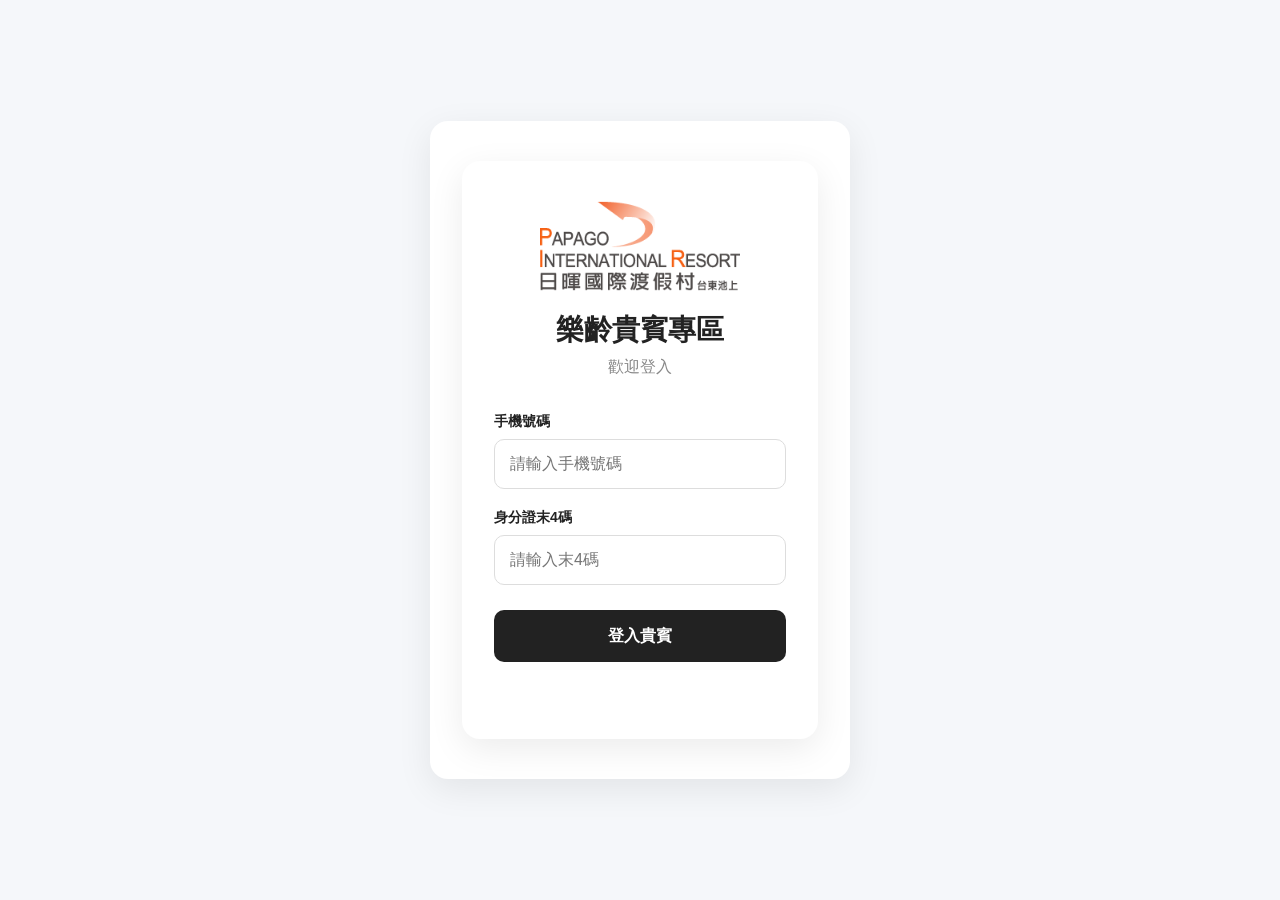
<file: index.html>
<!DOCTYPE html>
<html lang="zh-TW">

<head>
    <meta charset="UTF-8">

    <meta
        name="viewport"
        content="width=device-width, initial-scale=1.0"
    >

    <title>樂齡貴賓專區</title>

    <link
        rel="stylesheet"
        href="style.css"
    >
</head>

<body>

<div class="app">

    <!-- =========================
         登入頁
    ========================== -->

    <section
        id="loginPage"
        class="page login-page"
    >

        <div class="login-card">
            
             <div class="login-card">

             <!-- 公司 LOGO -->
             <div class="login-company-logo">
             <img src="images/logo.png"
             alt="日暉國際度假村">
             </div>


            <div class="logo">
                樂齡貴賓專區
            </div>

            <div class="subtitle">
                歡迎登入
            </div>


            <div class="form-group">

              <label for="phone">手機號碼</label>
              <input
                id="phone"
                type="tel"
                inputmode="numeric"
                maxlength="10"
                placeholder="請輸入手機號碼"
                autocomplete="tel"
               >
            </div>


            <div class="form-group">

                <label>
                    身分證末4碼
                </label>

                <input
                    id="idLast4"
                    type="password"
                    maxlength="4"
                    inputmode="numeric"
                    placeholder="請輸入末4碼"
                    autocomplete="current-password"
                >

            </div>


            <button
                id="loginButton"
                class="primary-button"
            >
                登入貴賓
            </button>


            <div
                id="loginMessage"
                class="message"
            ></div>

        </div>

    </section>


    <!-- =========================
         貴賓首頁
    ========================== -->

    <section
        id="homePage"
        class="page hidden"
    >

        <header class="header">
                <div class="header-brand">

        <img
            src="images/logo.png"
            alt="日暉國際度假村"
            class="header-company-logo"
        >
            <div class="header-title">
                樂齡貴賓專區
            </div>

            <button
                id="logoutButton"
                class="logout-button"
            >
                登出
            </button>

        </header>


        <main class="container">

            <div class="welcome">
                <div class="welcome-small">
                    歡迎回來
                </div>

                <div
                    id="memberName"
                    class="member-name"
                >
                    --
                </div>
            </div>


            <!-- 餘額 -->

            <div class="balance-card">

                <div class="balance-title">
                    目前儲值餘額
                </div>

                <div
                    id="memberBalance"
                    class="balance"
                >
                    $0
                </div>

               <a href="topup.html" class="primary-button">
               ＋ 我要儲值
               </a>

            </div>


            <!-- 貴賓資訊 -->

            <div class="info-card">

                <div class="card-title">
                    貴賓資料
                </div>


                <div class="info-row">

                    <span>
                        貴賓編號
                    </span>

                    <strong id="memberIdDisplay">
                        --
                    </strong>

                </div>


                <div class="info-row">

                    <span>
                        貴賓姓名
                    </span>

                    <strong id="memberNameDisplay">
                        --
                    </strong>

                </div>

            </div>


 <!-- =========================
     功能
========================== -->

<div class="menu-grid">

    <!-- 商品商城 -->
    <a
        href="products.html"
        class="menu-card menu-link"
    >

        <div class="menu-icon">
            🛒
        </div>

        <div>
            <div class="menu-title">
                商品商城
            </div>

            <div class="menu-description">
                瀏覽商品並下單
            </div>
        </div>

    </a>


    <!-- 我的訂單 -->
    <a
        href="orders.html"
        class="menu-card menu-link"
    >

        <div class="menu-icon">
            📦
        </div>

        <div>
            <div class="menu-title">
                我的訂單
            </div>

            <div class="menu-description">
                查看歷史訂單
            </div>
        </div>

    </a>


    <!-- 儲值紀錄 -->
    <a
        href="topup.html"
        class="menu-card menu-link"
    >

        <div class="menu-icon">
            💰
        </div>

        <div>
            <div class="menu-title">
                儲值紀錄
            </div>

            <div class="menu-description">
                申請儲值及查看紀錄
            </div>
        </div>

    </a>


    <!-- 貴賓資料 -->
    <a
        href="member.html"
        class="menu-card menu-link"
    >

        <div class="menu-icon">
            👤
        </div>

        <div>
            <div class="menu-title">
                貴賓資料
            </div>

            <div class="menu-description">
                查看貴賓資訊
            </div>
        </div>

    </a>

</div>
            <div class="shopping-guide-footer">
    <a href="shopping-guide.html">購物須知與服務說明</a>
</div>
        </main>

    </section>


    <!-- 載入畫面 -->

    <div
        id="loading"
        class="loading hidden"
    >

        <div class="loading-box">

            <div class="spinner"></div>

            <div>
                處理中...
            </div>

        </div>

    </div>

</div>


<script src="app.js"></script>

</body>

</html>
</file>
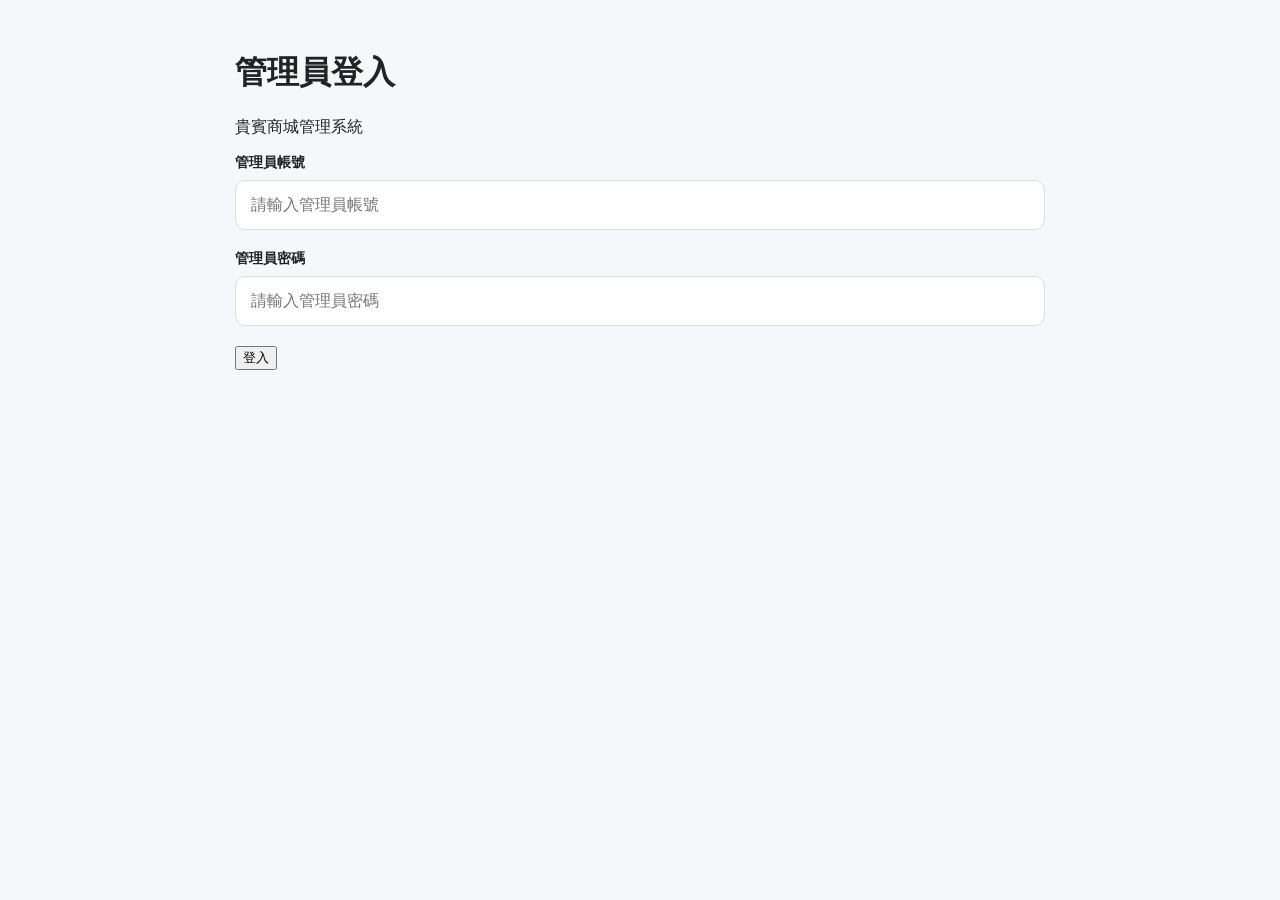
<file: admin-dashboard.html>
<!DOCTYPE html>
<html lang="zh-Hant">

<head>

  <meta charset="UTF-8">

  <meta
    name="viewport"
    content="width=device-width, initial-scale=1.0"
  >

  <title>管理員首頁｜貴賓商城</title>

  <style>

    * {
      box-sizing: border-box;
    }

    body {
      margin: 0;

      font-family:
        -apple-system,
        BlinkMacSystemFont,
        "Segoe UI",
        "Microsoft JhengHei",
        sans-serif;

      background: #f5f7fb;

      color: #222;
    }


    .container {
      width: min(1100px, 94%);

      margin: 0 auto;

      padding:
        25px 0 50px;
    }


    /* ========================================
       頁首
    ======================================== */

    .header {
      display: flex;

      justify-content:
        space-between;

      align-items: center;

      gap: 15px;

      margin-bottom: 25px;
    }


    .header h1 {
      margin: 0;

      font-size: 28px;
    }


    .header-sub {
      margin-top: 6px;

      color: #777;

      font-size: 14px;
    }


    .user-box {
      background: white;

      border-radius: 14px;

      padding: 12px 16px;

      box-shadow:
        0 3px 15px rgba(0, 0, 0, .06);
    }


    .user-name {
      font-weight: 700;
    }


    .user-role {
      font-size: 13px;

      color: #777;

      margin-top: 3px;
    }


    .logout-btn {
      margin-top: 8px;

      border: 0;

      background: #eee;

      border-radius: 8px;

      padding: 7px 12px;

      cursor: pointer;
    }


    /* ========================================
       統計卡片
    ======================================== */

    .stats {
      display: grid;

      grid-template-columns:
        repeat(2, minmax(0, 1fr));

      gap: 16px;

      margin-bottom: 25px;
    }


    .stat-card {
      background: white;

      border-radius: 16px;

      padding: 22px;

      box-shadow:
        0 3px 15px rgba(0, 0, 0, .06);
    }


    .stat-title {
      color: #777;

      font-size: 14px;
    }


    .stat-value {
      font-size: 30px;

      font-weight: 800;

      margin-top: 8px;
    }


    /* ========================================
       儲值申請
    ======================================== */

    .section {
      background: white;

      border-radius: 16px;

      padding: 22px;

      box-shadow:
        0 3px 15px rgba(0, 0, 0, .06);
    }


    .section-header {
      display: flex;

      justify-content:
        space-between;

      align-items: center;

      margin-bottom: 18px;
    }


    .section-title {
      font-size: 21px;

      font-weight: 700;
    }


    .refresh-btn {
      border: 0;

      border-radius: 9px;

      padding: 9px 15px;

      cursor: pointer;

      background: #eee;
    }


    .request-list {
      display: flex;

      flex-direction: column;

      gap: 14px;
    }


    .request-card {
      border: 1px solid #e5e7eb;

      border-radius: 13px;

      padding: 18px;
    }


    .request-top {
      display: flex;

      justify-content:
        space-between;

      gap: 15px;
    }


    .request-id {
      font-size: 14px;

      font-weight: 700;
    }


    .request-amount {
      font-size: 22px;

      font-weight: 800;
    }


    .request-info {
      display: grid;

      grid-template-columns:
        repeat(2, minmax(0, 1fr));

      gap: 8px 20px;

      margin-top: 15px;

      color: #555;

      font-size: 14px;
    }


    .request-note {
      margin-top: 12px;

      padding: 10px;

      background: #f7f7f7;

      border-radius: 8px;

      font-size: 14px;
    }


    .request-actions {
      display: flex;

      gap: 10px;

      margin-top: 15px;
    }


    .approve-btn,
    .reject-btn {
      border: 0;

      border-radius: 9px;

      padding: 10px 18px;

      cursor: pointer;

      font-weight: 700;
    }


    .approve-btn {
      background: #e8f7ed;
    }


    .reject-btn {
      background: #fdeaea;
    }


    /* ========================================
       狀態
    ======================================== */

    .status {
      display: inline-block;

      padding:
        5px 10px;

      border-radius: 999px;

      font-size: 12px;

      font-weight: 700;
    }


    .status-pending {
      background: #fff3cd;
    }


    .status-approved {
      background: #e7f6ec;
    }


    .status-rejected {
      background: #fce8e8;
    }


    .empty {
      text-align: center;

      padding: 45px 10px;

      color: #888;
    }


    .loading {
      text-align: center;

      padding: 40px;

      color: #888;
    }


    /* ========================================
       自訂確認視窗
    ======================================== */

    .modal-backdrop {
      position: fixed;

      inset: 0;

      display: none;

      align-items: center;

      justify-content: center;

      background:
        rgba(0, 0, 0, .45);

      z-index: 9999;

      padding: 20px;
    }


    .modal {
      width:
        min(420px, 100%);

      background: white;

      border-radius: 18px;

      padding: 25px;

      box-shadow:
        0 15px 45px rgba(0, 0, 0, .2);
    }


    .modal-title {
      font-size: 20px;

      font-weight: 800;
    }


    .modal-text {
      margin-top: 12px;

      color: #555;

      line-height: 1.6;
    }


    .modal-buttons {
      display: flex;

      gap: 10px;

      justify-content:
        flex-end;

      margin-top: 22px;
    }


    .modal-btn {
      border: 0;

      border-radius: 9px;

      padding: 10px 18px;

      cursor: pointer;
    }


    .modal-cancel {
      background: #eee;
    }


    .modal-ok {
      background: #222;

      color: white;
    }


    /* ========================================
       操作訊息
    ======================================== */

    .message {
      display: none;

      margin-bottom: 15px;

      padding: 12px 15px;

      border-radius: 9px;

      font-size: 14px;
    }


    .message-success {
      background: #e8f7ed;

      color: #26733d;
    }


    .message-error {
      background: #fdeaea;

      color: #a33;
    }


    /* ========================================
       手機
    ======================================== */

    @media (max-width: 650px) {

      .header {
        flex-direction: column;

        align-items: stretch;
      }


      .stats {
        grid-template-columns: 1fr;
      }


      .request-info {
        grid-template-columns: 1fr;
      }


      .request-top {
        flex-direction: column;
      }


      .request-actions {
        flex-direction: column;
      }


      .approve-btn,
      .reject-btn {
        width: 100%;
      }

    }

  </style>

</head>


<body>


<div class="container">


  <!-- ========================================
       頁首
  ======================================== -->

  <div class="header">

    <div>

      <h1>
        管理員首頁
      </h1>

      <div class="header-sub">
        貴賓商城管理系統
      </div>

    </div>


    <div class="user-box">

      <div
        class="user-name"
        id="adminName"
      >
        載入中...
      </div>


      <div
        class="user-role"
        id="adminRole"
      >
      </div>


      <button
        class="logout-btn"
        id="logoutBtn"
      >
        登出
      </button>

    </div>

  </div>


  <!-- ========================================
       統計
  ======================================== -->

  <nav style="display:flex;gap:12px;flex-wrap:wrap;margin-bottom:20px">
    <a href="admin-dashboard.html" style="padding:12px 18px;background:#2458a6;color:white;border-radius:8px;text-decoration:none">儲值申請審核</a>
    <a href="admin-members.html" style="padding:12px 18px;background:white;color:#2458a6;border:1px solid #ccd6e5;border-radius:8px;text-decoration:none">會員資料查詢</a>
  </nav>
  <div class="stats">

    <div class="stat-card">

      <div class="stat-title">
        待審核儲值筆數
      </div>


      <div
        class="stat-value"
        id="pendingCount"
      >
        0
      </div>

    </div>


    <div class="stat-card">

      <div class="stat-title">
        待審核儲值總額
      </div>


      <div
        class="stat-value"
        id="pendingAmount"
      >
        $0
      </div>

    </div>

  </div>


  <!-- ========================================
       儲值申請
  ======================================== -->

  <div class="section">

    <div class="section-header">

      <div class="section-title">
        儲值申請
      </div>


      <button
        class="refresh-btn"
        id="refreshBtn"
      >
        🔄 重新整理
      </button>

    </div>


    <div
      id="message"
      class="message"
    >
    </div>


    <div
      id="requestList"
      class="request-list"
    >

      <div class="loading">
        載入中...
      </div>

    </div>

  </div>


</div>


<!-- ========================================
     自訂確認視窗
======================================== -->

<div
  class="modal-backdrop"
  id="confirmModal"
>

  <div class="modal">

    <div
      class="modal-title"
      id="confirmTitle"
    >
      確認操作
    </div>


    <div
      class="modal-text"
      id="confirmText"
    >
    </div>


    <div class="modal-buttons">

      <button
        class="modal-btn modal-cancel"
        id="confirmCancel"
      >
        取消
      </button>


      <button
        class="modal-btn modal-ok"
        id="confirmOk"
      >
        確定
      </button>

    </div>

  </div>

</div>


<script src="admin-dashboard.js"></script>


</body>

</html>
</file>
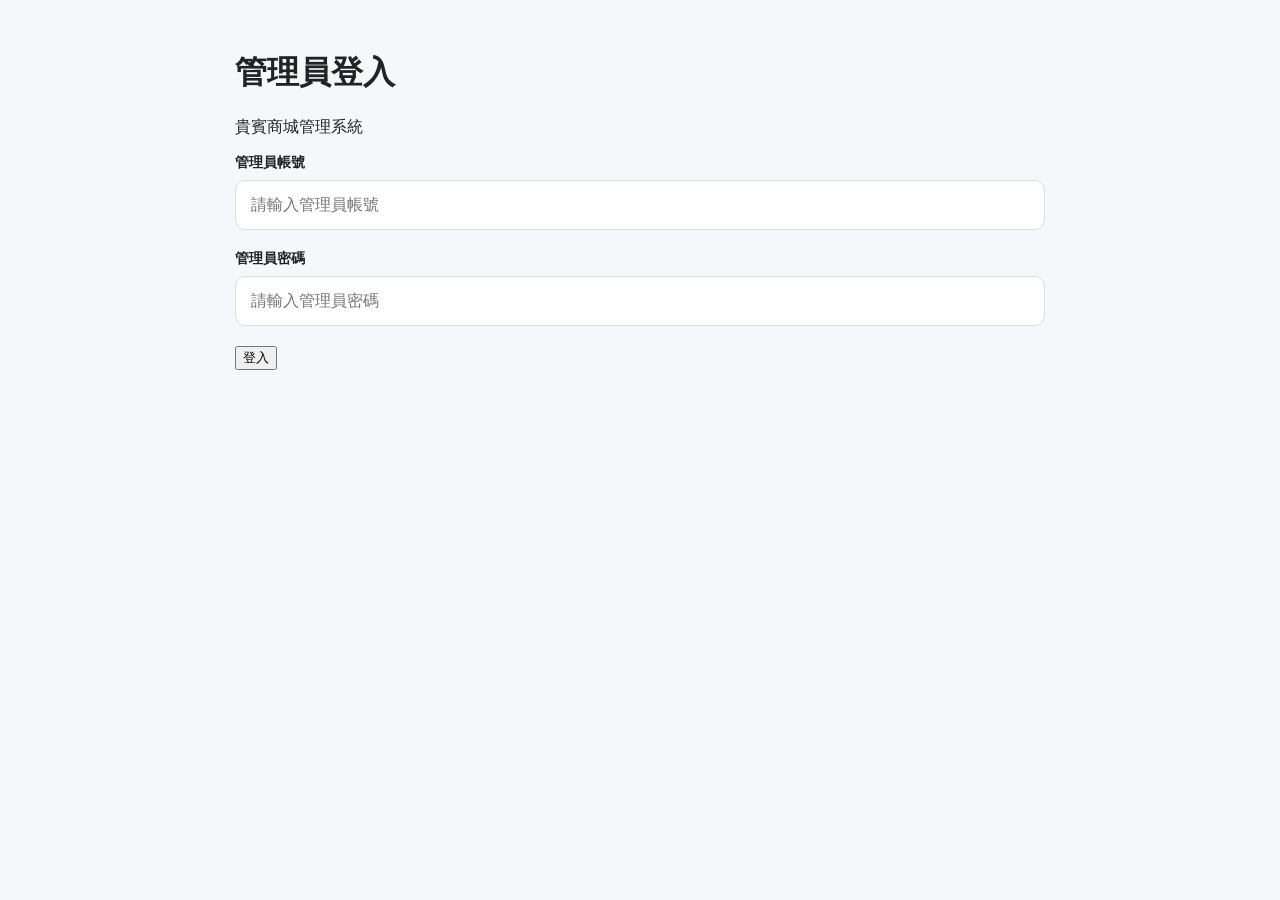
<file: admin-members.html>
<!doctype html><html lang="zh-Hant"><head><meta charset="utf-8"><meta name="viewport" content="width=device-width,initial-scale=1"><title>會員資料查詢｜貴賓商城</title><style>
*{box-sizing:border-box}body{margin:0;background:#f5f7fb;color:#222;font:16px/1.6 system-ui,"Microsoft JhengHei",sans-serif}main{max-width:1100px;margin:25px auto;padding:0 18px}nav,form{display:flex;gap:12px;flex-wrap:wrap;align-items:center}a,button{background:#2458a6;color:white;border:0;border-radius:8px;padding:10px 16px;text-decoration:none;font:inherit;cursor:pointer}button:disabled{opacity:.5}section{background:white;border-radius:14px;padding:20px;margin-top:20px}input,select{font:inherit;padding:10px;border:1px solid #bac5d4;border-radius:8px}input{flex:1;min-width:180px}table{border-collapse:collapse;width:100%;white-space:nowrap}td,th{text-align:left;padding:12px;border-bottom:1px solid #e3e8ef}.scroll{overflow:auto}dt{font-weight:bold}dd{margin:0 0 12px;overflow-wrap:anywhere}#message{color:#43536a}h1{font-size:28px}</style></head><body><main><h1>會員資料查詢</h1><nav><a href="admin-dashboard.html">儲值申請審核</a><button id="logout">登出</button></nav><section><form id="search"><label for="field">查詢方式</label><select id="field"><option value="MemberID">會員編號（完整）</option><option value="Name">會員姓名（模糊）</option><option value="Phone">手機號碼（完整）</option></select><input id="query" required minlength="1" maxlength="80" placeholder="請輸入查詢條件" aria-label="查詢條件"><button id="submit">查詢</button></form><p id="message" role="status">請輸入條件，最多顯示 20 筆。</p><div class="scroll"><table><thead><tr><th>會員編號</th><th>姓名</th><th>電話</th><th>餘額</th><th>狀態</th><th>操作</th></tr></thead><tbody id="results"></tbody></table></div></section><section id="detail" hidden><h2>會員詳細資料</h2><button id="close">關閉詳情</button><dl id="fields"></dl></section></main><script src="admin-members.js" defer></script></body></html>
</file>
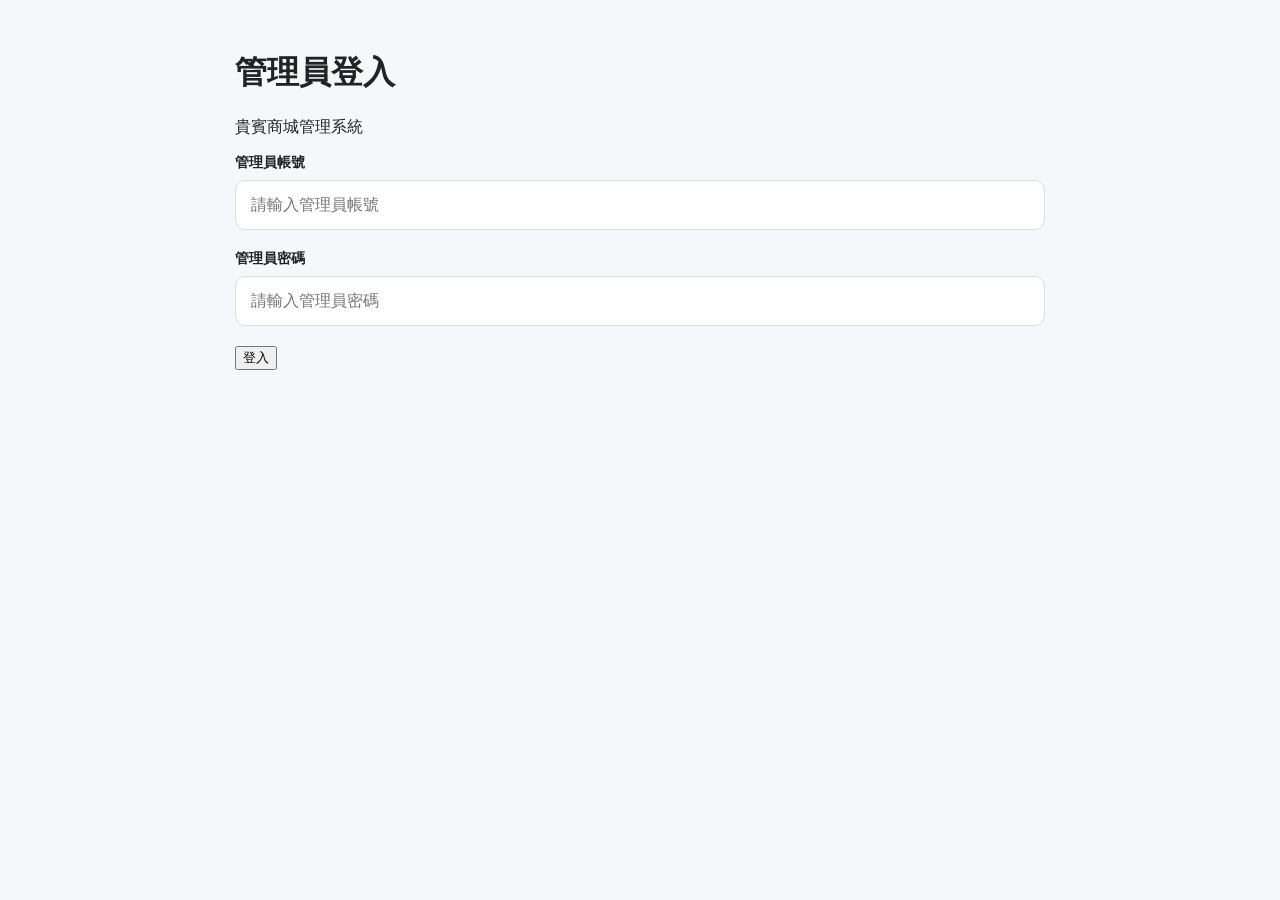
<file: admin.html>
<!DOCTYPE html>
<html lang="zh-Hant">

<head>

  <meta charset="UTF-8">

  <meta
    name="viewport"
    content="width=device-width, initial-scale=1.0"
  >

  <title>管理員登入｜貴賓商城</title>

  <link
    rel="stylesheet"
    href="style.css"
  >

</head>


<body>

  <div class="container">

    <div class="page-header">

      <h1>管理員登入</h1>

      <p>
        貴賓商城管理系統
      </p>

    </div>


    <div class="card">

      <form id="adminLoginForm">

        <div class="form-group">

          <label>
            管理員帳號
          </label>

          <input
            type="text"
            id="username"
            autocomplete="username"
            placeholder="請輸入管理員帳號"
            required
          >

        </div>


        <div class="form-group">

          <label>
            管理員密碼
          </label>

          <input
            type="password"
            id="password"
            autocomplete="current-password"
            placeholder="請輸入管理員密碼"
            required
          >

        </div>


        <button
          type="submit"
          id="loginBtn"
          class="primary-btn"
        >
          登入
        </button>


        <div
          id="loginMessage"
          class="form-message"
        ></div>

      </form>

    </div>

  </div>


  <script src="admin.js"></script>

</body>

</html>
</file>
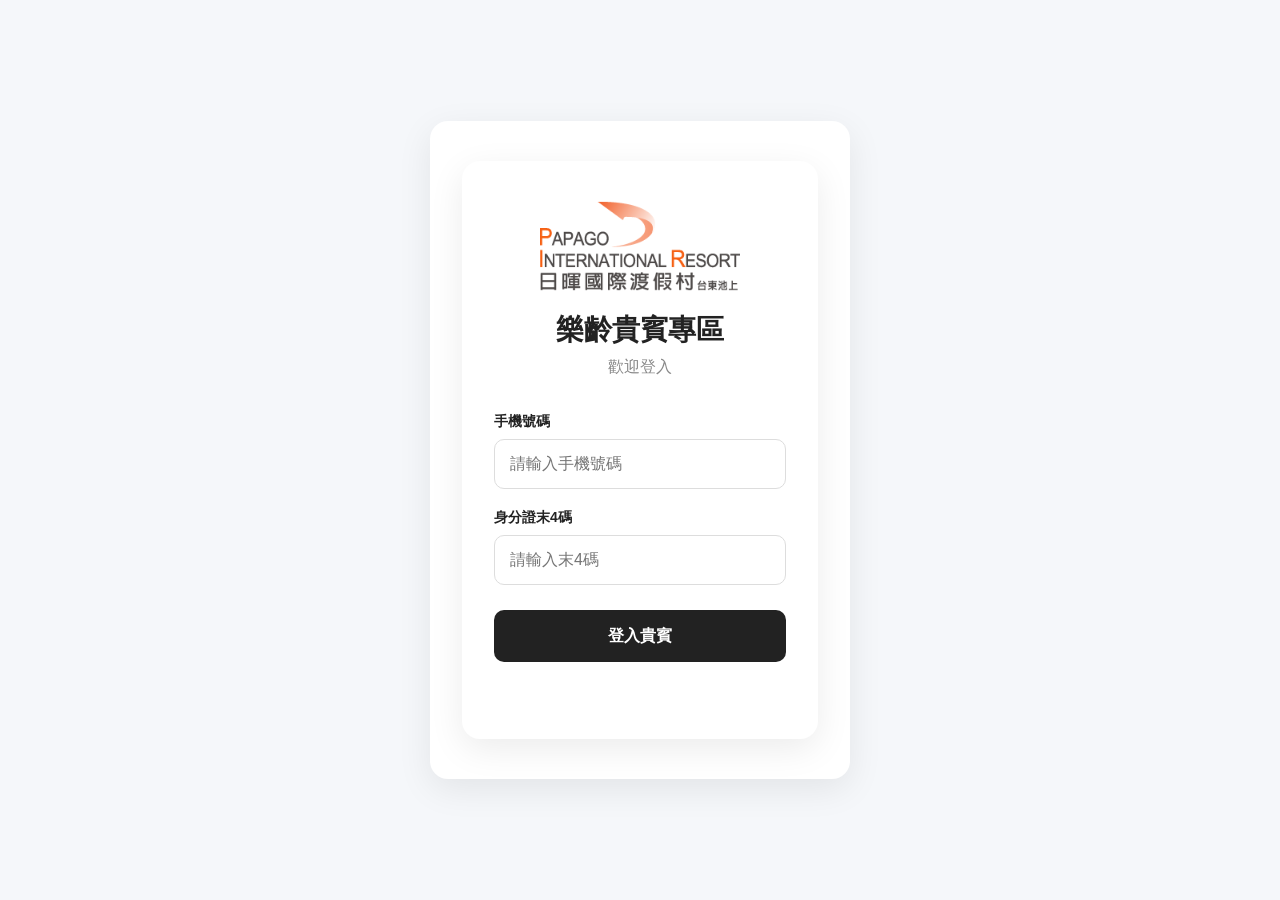
<file: checkout.html>
<!DOCTYPE html>
<html lang="zh-TW">

<head>

    <meta charset="UTF-8">

    <meta
        name="viewport"
        content="width=device-width, initial-scale=1.0"
    >

    <title>確認訂單</title>

    <link
        rel="stylesheet"
        href="style.css"
    >
<script src="logo.js" defer></script>
</head>


<body>


<div class="app">


    <header class="header">

        <button
            class="back-button"
            onclick="history.back()"
        >
            ←
        </button>

        <div class="header-title">
            確認訂單
        </div>

        <div></div>

    </header>


    <main class="container">


        <div class="shop-main-title">
            確認訂單
        </div>


        <div
            id="checkoutItems"
            class="checkout-card"
        >
        </div>


        <div class="checkout-card">

            <div class="card-title">
                帳戶資訊
            </div>


            <div class="info-row">

                <span>
                    目前餘額
                </span>

                <strong
                    id="currentBalance"
                >
                    $0
                </strong>

            </div>


            <div class="info-row">

                <span>
                    訂單金額
                </span>

                <strong
                    id="orderTotal"
                >
                    $0
                </strong>

            </div>


            <div class="info-row">

                <span>
                    付款後餘額
                </span>

                <strong
                    id="balanceAfter"
                >
                    $0
                </strong>

            </div>

        </div>


        <div class="checkout-card delivery-card">
            <div class="card-title">收件資訊</div>
            <label for="recipientName">收件人姓名 <span class="required-mark">*</span></label>
            <input id="recipientName" type="text" maxlength="60" autocomplete="name" placeholder="請輸入收件人姓名">
            <label for="recipientPhone">聯絡電話 <span class="required-mark">*</span></label>
            <input id="recipientPhone" type="tel" maxlength="30" autocomplete="tel" placeholder="手機或市話">
            <label for="shippingAddress">收件地址 <span class="required-mark">*</span></label>
            <textarea id="shippingAddress" rows="2" maxlength="250" autocomplete="street-address" placeholder="請輸入完整收件地址"></textarea>
        </div>

        <div class="checkout-card delivery-card invoice-card">
            <div class="card-title">發票資訊</div>
            <div class="invoice-tabs" role="tablist" aria-label="發票類型">
                <button type="button" class="invoice-tab active" id="personalInvoiceTab" role="tab" aria-selected="true" aria-controls="personalInvoicePanel">個人發票</button>
                <button type="button" class="invoice-tab" id="companyInvoiceTab" role="tab" aria-selected="false" aria-controls="companyInvoicePanel">公司發票</button>
            </div>
            <div id="personalInvoicePanel" role="tabpanel" aria-labelledby="personalInvoiceTab">
                <div class="invoice-choices">
                    <label><input type="radio" name="personalInvoiceMethod" value="paper"> 紙本發票</label>
                    <label><input type="radio" name="personalInvoiceMethod" value="carrier"> 手機條碼載具</label>
                </div>
                <div id="personalPaperFields">
                    <label class="delivery-check"><input id="personalInvoiceSame" type="checkbox" checked> 發票寄送地址同收件地址</label>
                    <div id="personalInvoiceAddressWrap" hidden>
                        <label for="personalInvoiceAddress">發票寄送地址 <span class="required-mark">*</span></label>
                        <textarea id="personalInvoiceAddress" rows="2" maxlength="250" placeholder="請輸入發票寄送地址"></textarea>
                    </div>
                </div>
                <div id="personalCarrierFields" hidden>
                    <label for="invoiceCarrier">手機條碼載具 <span class="required-mark">*</span></label>
                    <input id="invoiceCarrier" type="text" maxlength="8" placeholder="例如：/ABC1234" autocapitalize="characters">
                    <small>請輸入以 / 開頭的 8 碼手機條碼。</small>
                </div>
            </div>
            <div id="companyInvoicePanel" role="tabpanel" aria-labelledby="companyInvoiceTab" hidden>
                <label for="companyTaxId">統一編號 <span class="required-mark">*</span></label>
                <input id="companyTaxId" type="text" inputmode="numeric" maxlength="8" placeholder="請輸入8位數統一編號">
                <label for="companyName">公司名稱 <span class="required-mark">*</span></label>
                <input id="companyName" type="text" maxlength="120" placeholder="請輸入公司抬頭">
                <label class="delivery-check"><input id="companyInvoiceSame" type="checkbox"> 發票寄送地址同收件地址</label>
                <div id="companyInvoiceAddressWrap" hidden>
                    <label for="companyInvoiceAddress">發票寄送地址 <span class="required-mark">*</span></label>
                    <textarea id="companyInvoiceAddress" rows="2" maxlength="250" placeholder="請輸入公司發票寄送地址"></textarea>
                </div>
            </div>
        </div>

        <div
            id="checkoutMessage"
            class="checkout-message"
        >
        </div>


        <button
            id="confirmOrderButton"
            class="primary-button"
        >
            確認付款並下單
        </button>


    </main>


    <div
        id="loading"
        class="loading hidden"
    >

        <div class="loading-box">

            <div class="spinner"></div>

            <div>
                處理中...
            </div>

        </div>

    </div>


</div>


<script src="checkout.js"></script>


</body>

</html>
</file>
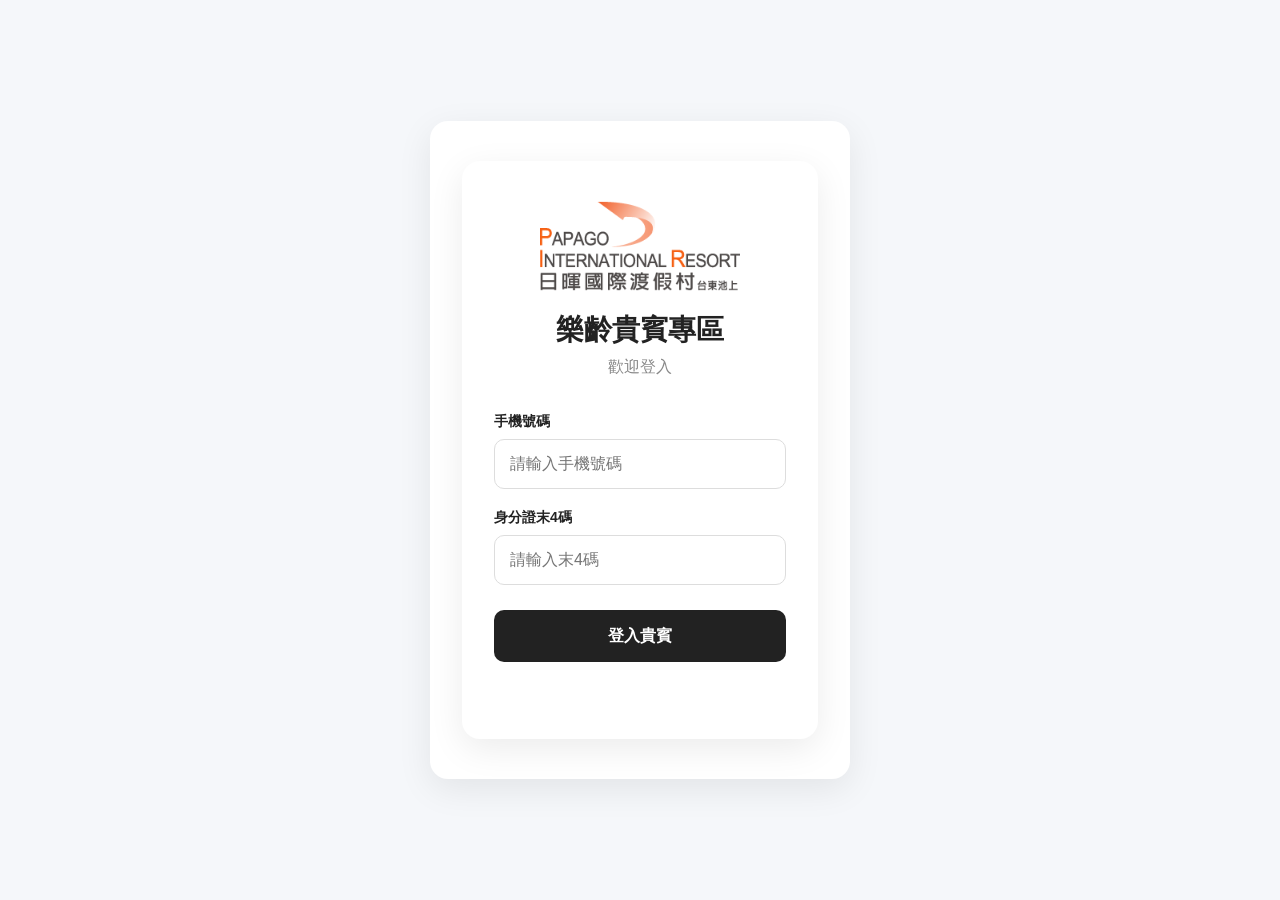
<file: member.html>
<!DOCTYPE html>
<html lang="zh-TW">

<head>
    <meta charset="UTF-8">

    <meta
        name="viewport"
        content="width=device-width, initial-scale=1.0"
    >

    <title>貴賓資料</title>

    <link
        rel="stylesheet"
        href="style.css"
    >
    <script src="logo.js" defer></script>
</head>

<body>

<div class="app">

    <!-- Header -->
<header class="header">

    <button 
        class="back-button" 
        onclick="history.back()"
    >
        ←
    </button>

    <div class="header-title">
        貴賓資料
    </div>

</header>


    <main class="container">

        <!-- 標題 -->
        <div class="shop-title">

            <div class="shop-main-title">
                我的資料
            </div>

            <div class="shop-subtitle">
                查看您的貴賓資訊
            </div>

        </div>


        <!-- 貴賓基本資料 -->
        <div class="member-detail-card">

            <div class="card-title">
                基本資料
            </div>


            <div class="member-info-row">
                <span>貴賓編號</span>
                <strong id="memberId">--</strong>
            </div>


            <div class="member-info-row">
                <span>姓名</span>
                <strong id="memberName">--</strong>
            </div>


            <div class="member-info-row">
                <span>電話</span>
                <strong id="memberPhone">--</strong>
            </div>


            <div class="member-info-row">
                <span>Email</span>
                <strong id="memberEmail">--</strong>
            </div>

        </div>


        <!-- 帳戶資料 -->
        <div class="member-detail-card">

            <div class="card-title">
                帳戶資料
            </div>


            <div class="member-info-row">
                <span>目前餘額</span>
                <strong id="memberBalance">--</strong>
            </div>


            <div class="member-info-row">
                <span>貴賓狀態</span>
                <strong id="memberStatus">--</strong>
            </div>

        </div>


        <!-- 貴賓日期 -->
        <div class="member-detail-card">

            <div class="card-title">
                貴賓資訊
            </div>


            <div class="member-info-row">
                <span>加入日期</span>
                <strong id="memberCreatedAt">--</strong>
            </div>


            <div class="member-info-row">
                <span>最後登入</span>
                <strong id="memberLastLogin">--</strong>
            </div>

        </div>


        <button
            class="primary-button member-back-home"
            onclick="window.location.href='index.html'"
        >
            回到貴賓首頁
        </button>

    </main>


    <!-- Loading -->
    <div
        id="loading"
        class="loading hidden"
    >

        <div class="loading-box">

            <div class="spinner"></div>

            <div>
                讀取貴賓資料...
            </div>

        </div>

    </div>

</div>


<script src="member.js"></script>

</body>

</html>
</file>
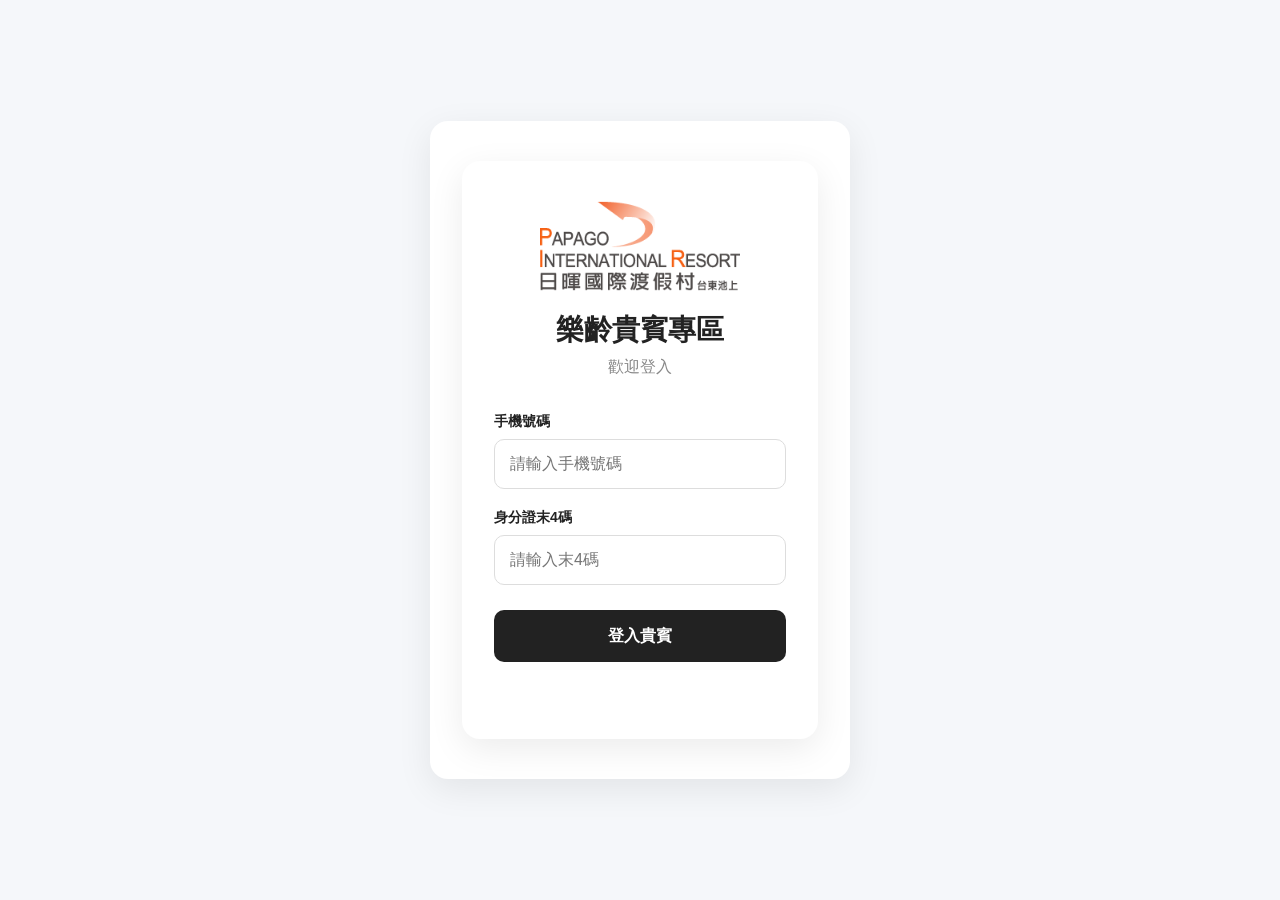
<file: order-detail.html>
<!DOCTYPE html>
<html lang="zh-TW">

<head>

    <meta charset="UTF-8">

    <meta
        name="viewport"
        content="width=device-width, initial-scale=1.0"
    >

    <title>訂單詳情</title>

    <link
        rel="stylesheet"
        href="style.css"
    >
<script src="logo.js" defer></script>
</head>


<body>


<div class="app">


    <header class="header">

        <button
            class="back-button"
            onclick="goBack()"
        >
            ←
        </button>


        <div class="header-title">
            訂單詳情
        </div>


        <div></div>

    </header>


    <main class="container">


        <div
            id="orderDetail"
        >

            <div class="product-loading">
                訂單載入中...
            </div>

        </div>


    </main>


    <div
        id="loading"
        class="loading hidden"
    >

        <div class="loading-box">

            <div class="spinner"></div>

            <div>
                處理中...
            </div>

        </div>

    </div>


</div>


<script src="order-detail.js"></script>

</body>

</html>
</file>
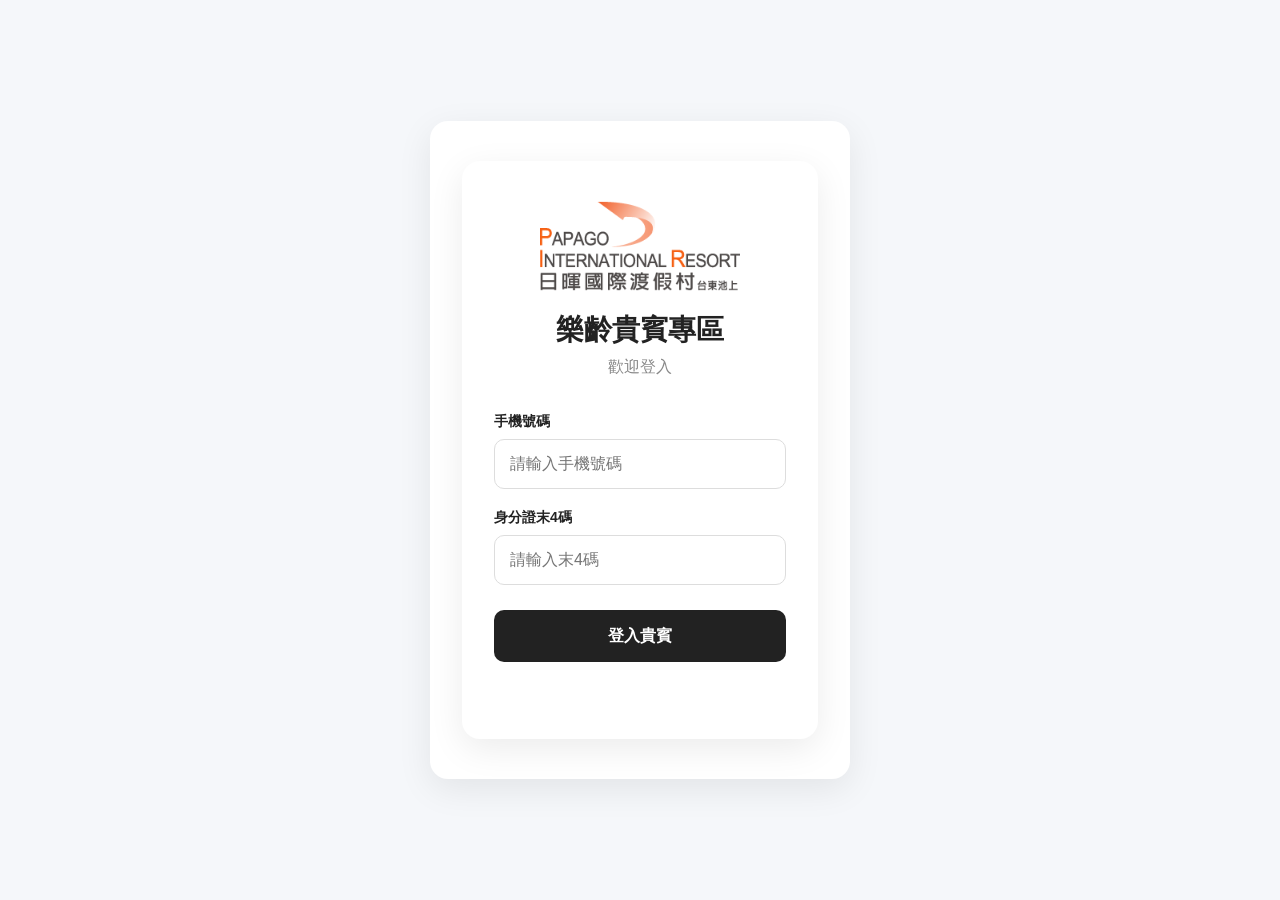
<file: orders.html>
<!DOCTYPE html>
<html lang="zh-TW">

<head>

    <meta charset="UTF-8">

    <meta
        name="viewport"
        content="width=device-width, initial-scale=1.0"
    >

    <title>我的訂單</title>

    <link
        rel="stylesheet"
        href="style.css"
    >
<script src="logo.js" defer></script>
</head>


<body>


<div class="app">


    <header class="header">

        <button
            class="back-button"
            onclick="goHome()"
        >
            ←
        </button>


        <div class="header-title">
            我的訂單
        </div>


        <div></div>

    </header>


    <main class="container">


        <div class="shop-title">

            <div class="shop-main-title">
                我的訂單
            </div>

            <div class="shop-subtitle">
                查看您的歷史訂單
            </div>

        </div>


        <div
            id="ordersList"
            class="orders-list"
        >

            <div class="product-loading">
                訂單載入中...
            </div>

        </div>


    </main>


    <div
        id="loading"
        class="loading hidden"
    >

        <div class="loading-box">

            <div class="spinner"></div>

            <div>
                處理中...
            </div>

        </div>

    </div>


</div>


<script src="orders.js"></script>

</body>

</html>
</file>
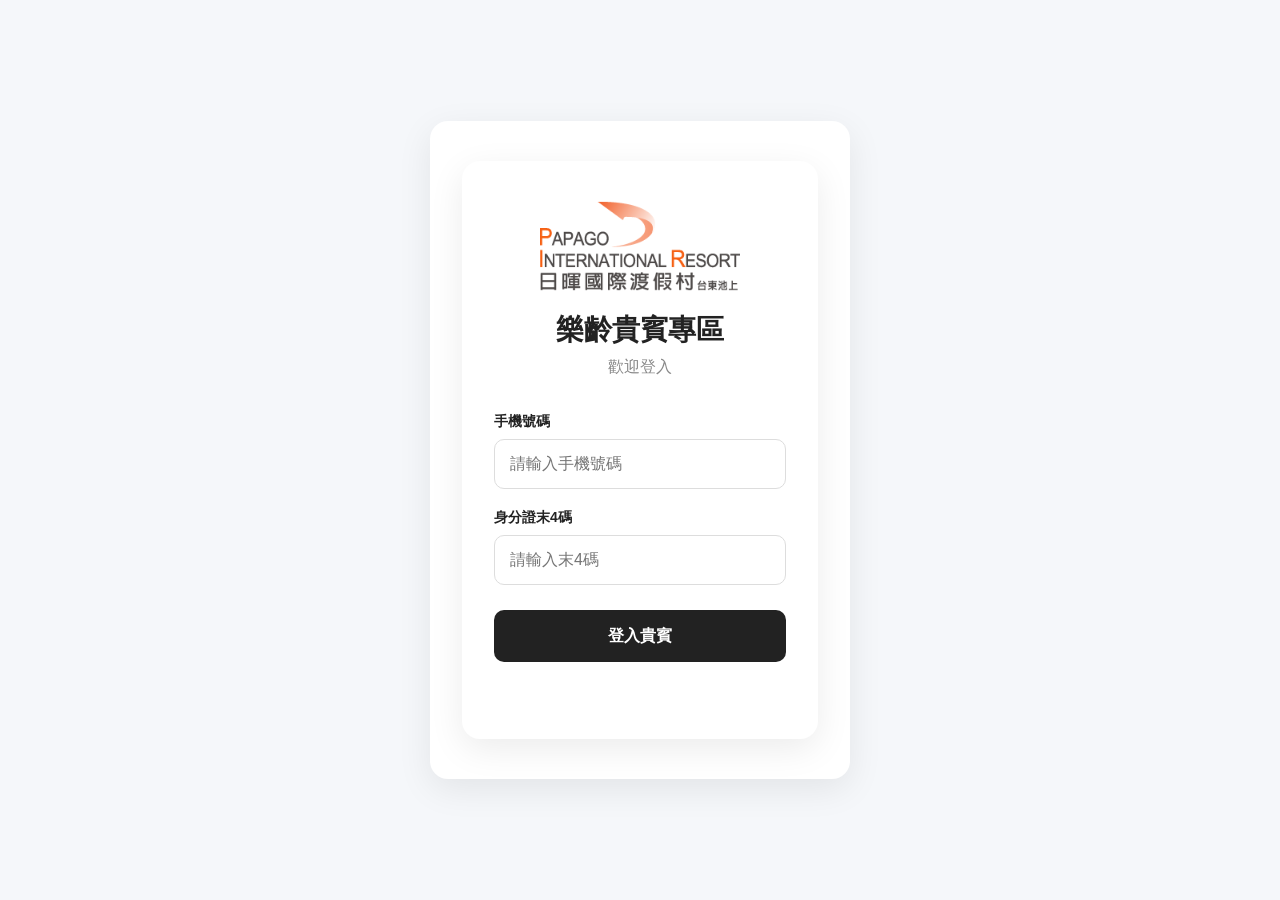
<file: products.html>
<!DOCTYPE html>
<html lang="zh-TW">

<head>

    <meta charset="UTF-8">

    <meta
        name="viewport"
        content="width=device-width, initial-scale=1.0"
    >

    <title>商品商城</title>

    <link
        rel="stylesheet"
        href="style.css"
    >
<script src="logo.js" defer></script>
</head>


<body>


<div class="app">


    <!-- =========================
         Header
    ========================== -->

    <header class="header">

        <button
            class="back-button"
            onclick="goHome()"
        >
            ←
        </button>


        <div class="header-title">
            商品商城
        </div>

    </header>



    <!-- =========================
         商品頁
    ========================== -->

    <main class="container">


        <div class="shop-title">

            <div>

                <div class="shop-main-title">
                    商品商城
                </div>

                <div class="shop-subtitle">
                    選擇您需要的商品
                </div>

            </div>

        </div>


        <!-- 商品列表 -->

        <div
            id="productList"
            class="product-grid"
        >

            <div class="product-loading">
                商品載入中...
            </div>

        </div>
        <footer class="shopping-guide-footer"><a href="shopping-guide.html">購物須知與服務說明</a></footer>


    </main>



    <!-- =========================
         懸浮購物車
    ========================== -->

    <button
        id="floatingCartButton"
        class="floating-cart-button"
        type="button"
        onclick="openCart()"
        aria-label="開啟購物車"
    >
        <span class="floating-cart-icon">🛒</span>

        <span
            id="cartCount"
            class="cart-count floating-cart-count"
        >
            0
        </span>
    </button>


    <!-- =========================
         購物車抽屜
    ========================== -->

    <div
        id="cartOverlay"
        class="cart-overlay hidden"
    >

        <div
            class="cart-panel"
        >

            <div class="cart-header">

                <div>
                    購物車
                </div>

                <button
                    onclick="closeCart()"
                    class="close-button"
                >
                    ×
                </button>

            </div>


            <div
                id="cartItems"
                class="cart-items"
            >
            </div>


            <div class="cart-footer">

                <div class="cart-total-row">

                    <span>
                        合計
                    </span>

                    <strong
                        id="cartTotal"
                    >
                        $0
                    </strong>

                </div>


                <button
                    class="primary-button"
                    onclick="goCheckout()"
                >
                    確認購物車
                </button>

            </div>

        </div>

    </div>


    <!-- =========================
         Loading
    ========================== -->

    <div
        id="loading"
        class="loading hidden"
    >

        <div class="loading-box">

            <div class="spinner"></div>

            <div>
                處理中...
            </div>

        </div>

    </div>


</div>



<script src="products.js"></script>


</body>

</html>
</file>
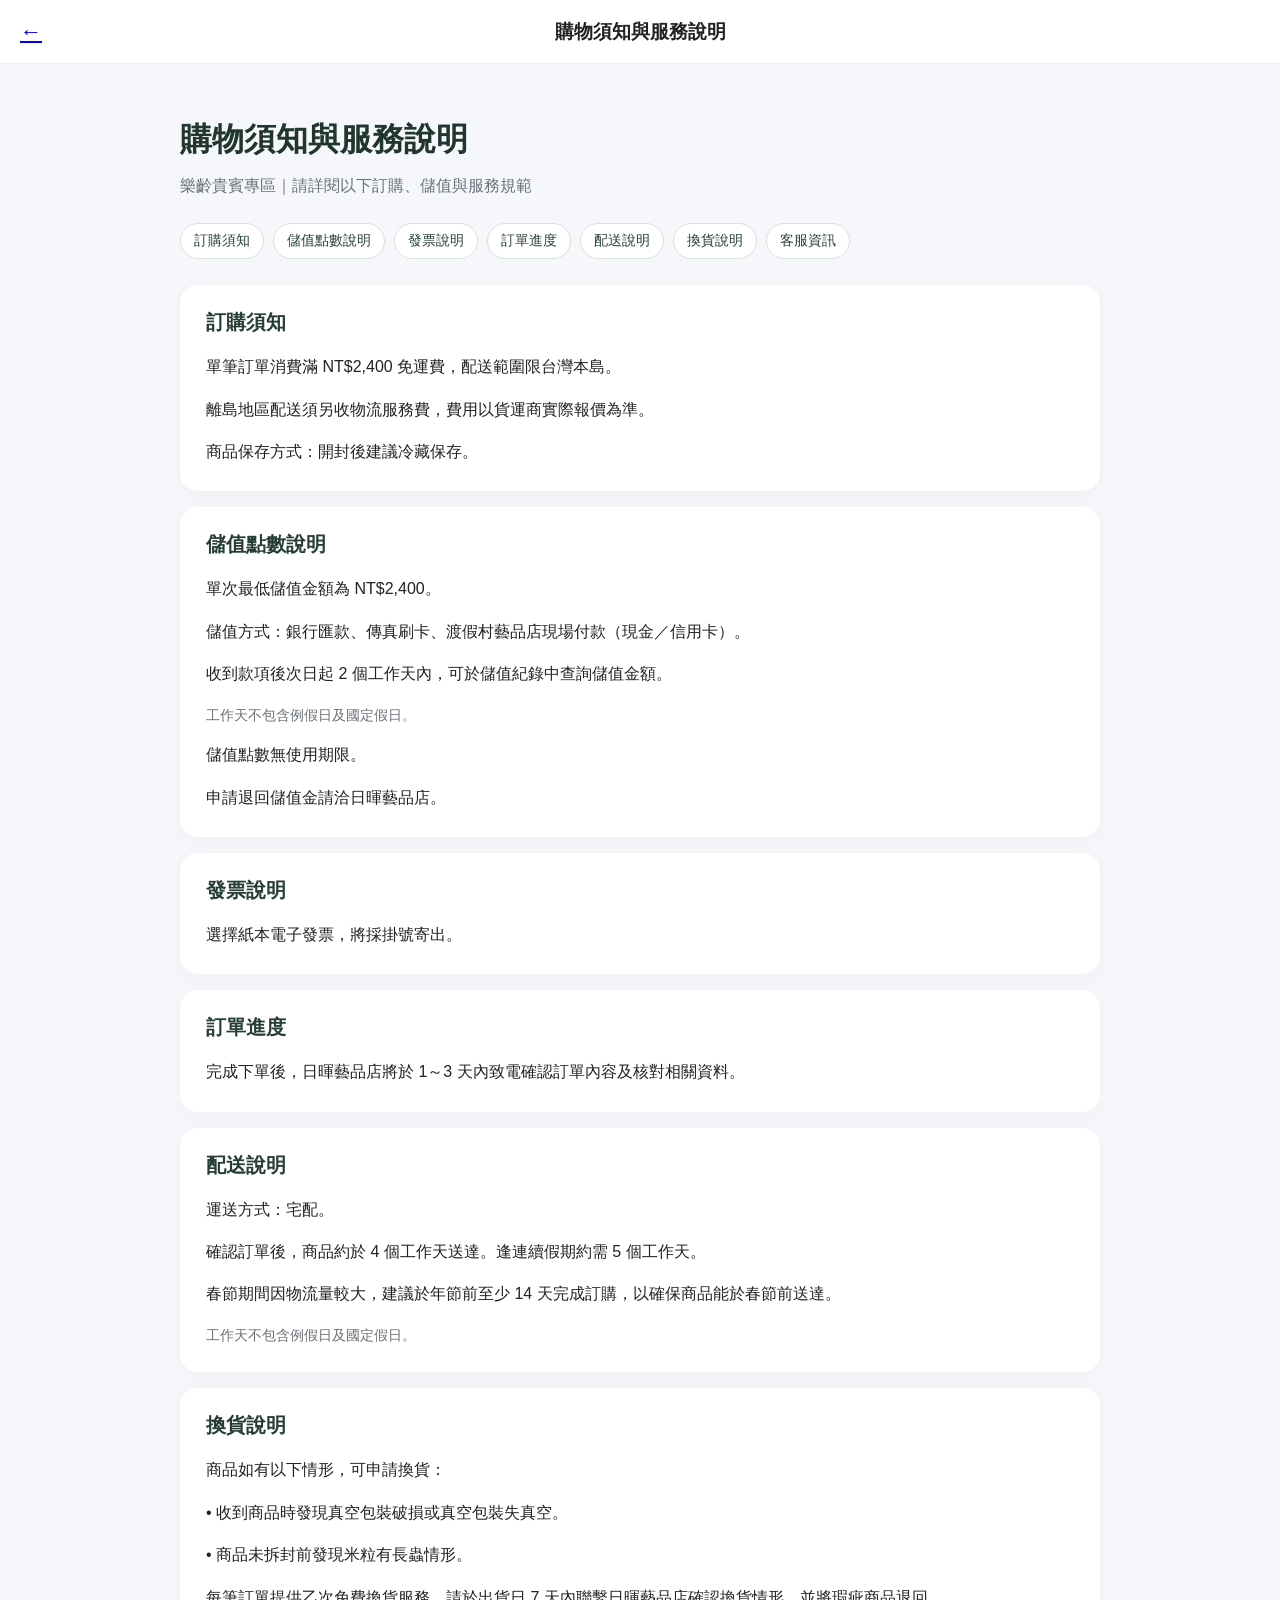
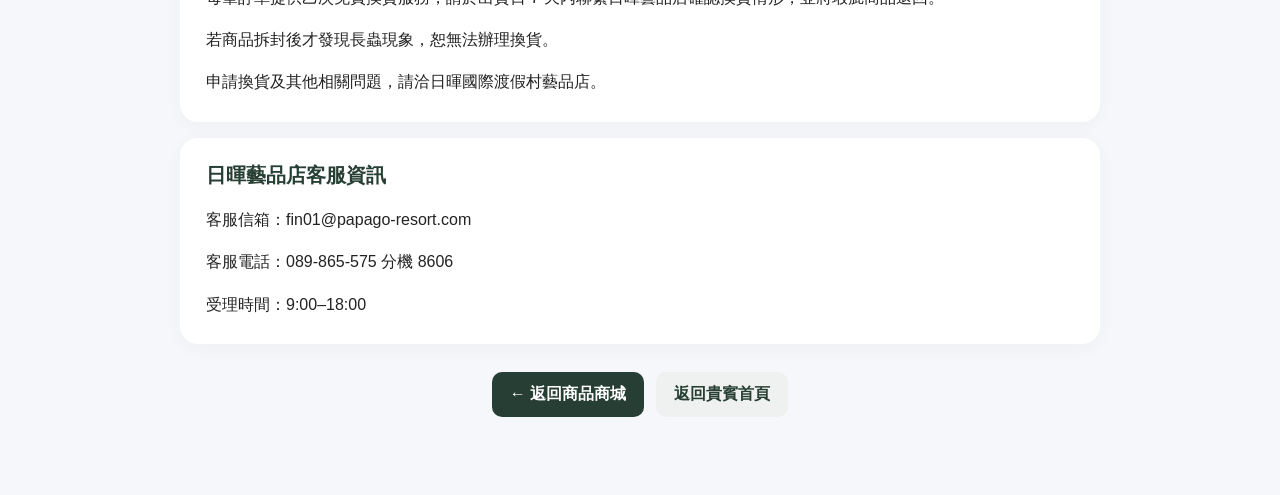
<file: shopping-guide.html>
<!DOCTYPE html>
<html lang="zh-TW">
<head><meta charset="UTF-8"><meta name="viewport" content="width=device-width, initial-scale=1.0"><title>購物須知與服務說明｜樂齡貴賓專區</title><link rel="stylesheet" href="style.css"><script src="logo.js" defer></script></head>
<body><div class="app"><header class="header"><a class="back-button" href="products.html" aria-label="返回商品商城">←</a><div class="header-title">購物須知與服務說明</div></header>
<main class="container guide-container"><div class="guide-intro"><h1>購物須知與服務說明</h1><p>樂齡貴賓專區｜請詳閱以下訂購、儲值與服務規範</p></div>
<nav class="guide-nav" aria-label="內容導覽"><a href="#guide-1">訂購須知</a><a href="#guide-2">儲值點數說明</a><a href="#guide-3">發票說明</a><a href="#guide-4">訂單進度</a><a href="#guide-5">配送說明</a><a href="#guide-6">換貨說明</a><a href="#guide-7">客服資訊</a></nav>
<section class="guide-section" id="guide-1"><h2>訂購須知</h2>
<p class="">單筆訂單消費滿 NT$2,400 免運費，配送範圍限台灣本島。</p>
<p class="">離島地區配送須另收物流服務費，費用以貨運商實際報價為準。</p>
<p class="">商品保存方式：開封後建議冷藏保存。</p>
</section>
<section class="guide-section" id="guide-2"><h2>儲值點數說明</h2>
<p class="">單次最低儲值金額為 NT$2,400。</p>
<p class="">儲值方式：銀行匯款、傳真刷卡、渡假村藝品店現場付款（現金／信用卡）。</p>
<p class="">收到款項後次日起 2 個工作天內，可於儲值紀錄中查詢儲值金額。</p>
<p class="guide-note">工作天不包含例假日及國定假日。</p>
<p class="">儲值點數無使用期限。</p>
<p class="">申請退回儲值金請洽日暉藝品店。</p>
</section>
<section class="guide-section" id="guide-3"><h2>發票說明</h2>
<p class="">選擇紙本電子發票，將採掛號寄出。</p>
</section>
<section class="guide-section" id="guide-4"><h2>訂單進度</h2>
<p class="">完成下單後，日暉藝品店將於 1～3 天內致電確認訂單內容及核對相關資料。</p>
</section>
<section class="guide-section" id="guide-5"><h2>配送說明</h2>
<p class="">運送方式：宅配。</p>
<p class="">確認訂單後，商品約於 4 個工作天送達。逢連續假期約需 5 個工作天。</p>
<p class="">春節期間因物流量較大，建議於年節前至少 14 天完成訂購，以確保商品能於春節前送達。</p>
<p class="guide-note">工作天不包含例假日及國定假日。</p>
</section>
<section class="guide-section" id="guide-6"><h2>換貨說明</h2>
<p class="">商品如有以下情形，可申請換貨：</p>
<p class="guide-bullet">• 收到商品時發現真空包裝破損或真空包裝失真空。</p>
<p class="guide-bullet">• 商品未拆封前發現米粒有長蟲情形。</p>
<p class="">每筆訂單提供乙次免費換貨服務，請於出貨日 7 天內聯繫日暉藝品店確認換貨情形，並將瑕疵商品退回。</p>
<p class="">若商品拆封後才發現長蟲現象，恕無法辦理換貨。</p>
<p class="">申請換貨及其他相關問題，請洽日暉國際渡假村藝品店。</p>
</section>
<section class="guide-section" id="guide-7"><h2>日暉藝品店客服資訊</h2>
<p class="">客服信箱：fin01@papago-resort.com</p>
<p class="">客服電話：089-865-575 分機 8606</p>
<p class="">受理時間：9:00–18:00</p>
</section><div class="guide-bottom"><a href="products.html" class="guide-return">← 返回商品商城</a><a href="index.html" class="guide-home">返回貴賓首頁</a></div></main></div></body></html>
</file>
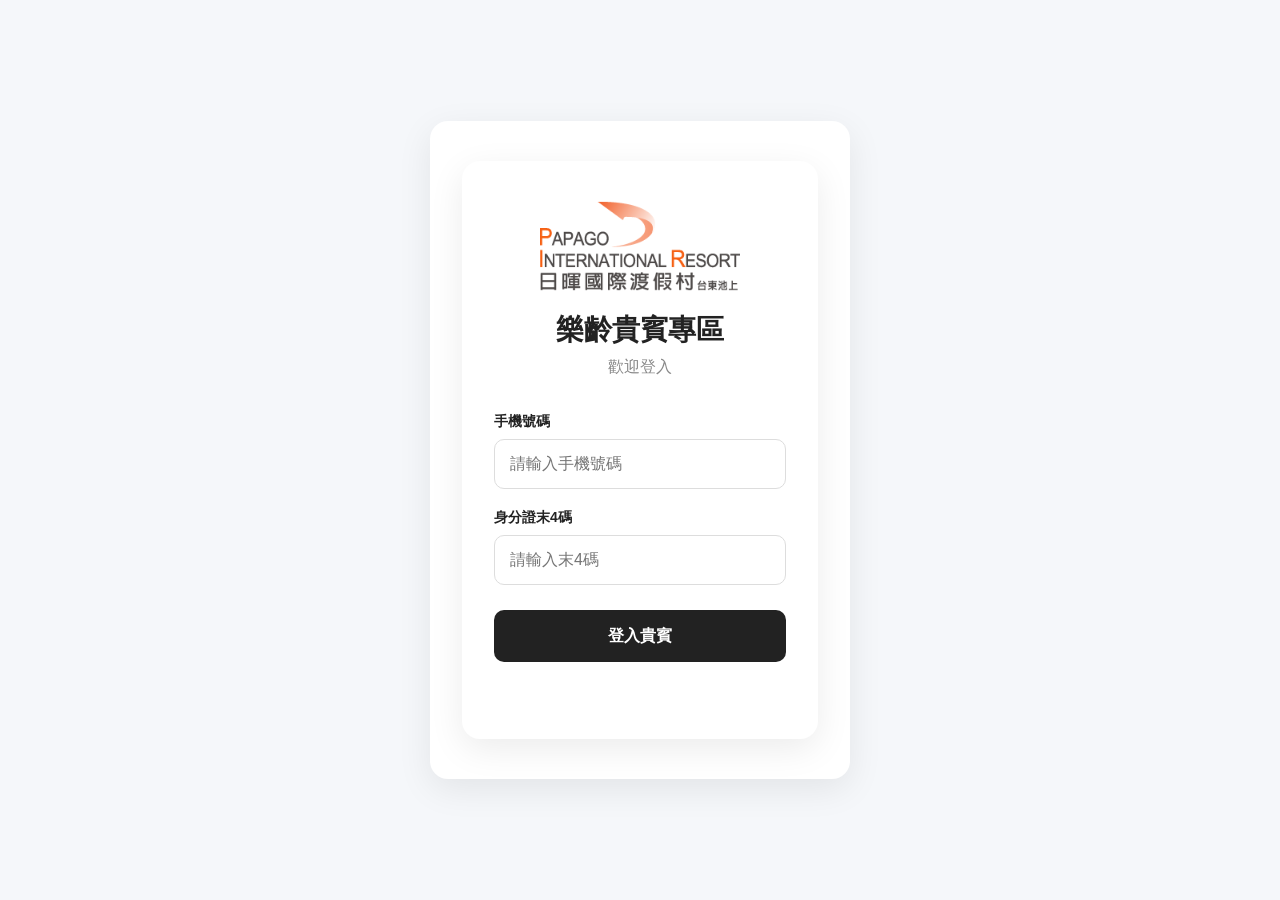
<file: topup.html>
<!DOCTYPE html>
<html lang="zh-TW">

<head>
    <meta charset="UTF-8">

    <meta
        name="viewport"
        content="width=device-width, initial-scale=1.0"
    >

    <title>儲值紀錄</title>

    <link
        rel="stylesheet"
        href="style.css"
    >

    <style>
        .payment-method-options {
            display: grid;
            grid-template-columns: repeat(2, minmax(0, 1fr));
            gap: 12px;
        }

        .payment-method-option {
            display: flex;
            align-items: center;
            gap: 8px;
            padding: 14px 16px;
            border: 1px solid #ddd;
            border-radius: 12px;
            cursor: pointer;
            background: #fff;
        }

        .payment-method-option input {
            width: auto;
            margin: 0;
        }

        .payment-method-help {
            margin-top: 12px;
            color: #666;
            line-height: 1.7;
            font-size: 14px;
        }

        .payment-method-section.hidden {
            display: none;
        }

        @media (max-width: 600px) {
            .payment-method-options {
                grid-template-columns: 1fr;
            }
        }
    </style>
    <script src="logo.js" defer></script>
</head>

<body>

<div class="app">

    <!-- Header -->
    <header class="header">

        <button
            class="back-button"
            onclick="window.location.href='index.html'"
        >
            ←
        </button>

        <div class="header-title">
            儲值紀錄
        </div>

        <div></div>

    </header>


    <main class="container">

        <!-- 目前餘額 -->
        <div class="balance-card">

            <div class="balance-title">
                目前儲值餘額
            </div>

            <div
                id="memberBalance"
                class="balance"
            >
                $0
            </div>

        </div>


        <!-- 儲值說明 -->
        <div class="info-card">

            <div class="card-title">
                儲值方式
            </div>

            <div class="topup-description">
                <p>
                    儲值金額最低金額為2,400元。
                </p>
                <p>
                    可選擇「銀行匯款」、「傳真刷卡」或「現場商店付款」提出儲值申請。
                </p>

                <p>
                    我們確認款項或刷卡資料完成後，才會將金額加入您的貴賓餘額。
                </p>

                <div class="topup-notice">
                    ⚠️ 送出申請後，餘額不會立即增加。
                </div>

            </div>

        </div>


        <!-- 儲值申請 -->
        <div class="info-card">

            <div class="card-title">
                我要申請儲值
            </div>


            <!-- 金額 -->
            <div class="form-group">

                <label for="amount">
                    儲值金額
                </label>

                <input
                    id="amount"
                    type="number"
                    min="2400"
                    step="1"
                    placeholder="請輸入儲值金額"
                >

            </div>


            <!-- 儲值方式 -->
            <div class="form-group">

                <label>
                    儲值方式
                </label>

                <div class="payment-method-options">

                    <label class="payment-method-option">
                        <input
                            type="radio"
                            name="paymentMethod"
                            value="BankTransfer"
                            checked
                        >
                        <span>銀行匯款</span>
                    </label>

                    <label class="payment-method-option">
                        <input
                            type="radio"
                            name="paymentMethod"
                            value="FaxCard"
                        >
                        <span>傳真刷卡</span>
                    </label>
                    <label class="payment-method-option">
                        <input type="radio" name="paymentMethod" value="StorePayment">
                        <span>現場商店付款</span>
                    </label>

                </div>

                <div
                    id="paymentMethodHelp"
                    class="payment-method-help"
                >


                </div>

            </div>


            <!-- 銀行匯款欄位 -->
            <div
                id="bankTransferFields"
                class="payment-method-section"
            >

                <div class="form-group">

                    <label for="transferDate">
                        匯款日期
                    </label>

                    <input
                        id="transferDate"
                        type="date"
                    >

                </div>


                <div class="form-group">

                    <label for="transferTime">
                        匯款時間
                    </label>

                    <input
                        id="transferTime"
                        type="time"
                    >

                </div>


                <div class="form-group">

                    <label for="bank">
                        匯款銀行
                    </label>

                    <input
                        id="bank"
                        type="text"
                        placeholder="例如：台新銀行"
                    >

                </div>


                <div class="form-group">

                    <label for="accountLast5">
                        匯款帳號後五碼
                    </label>

                    <input
                        id="accountLast5"
                        type="text"
                        maxlength="5"
                        inputmode="numeric"
                        placeholder="請輸入5位數字"
                    >

                </div>

            </div>


            <!-- 傳真刷卡欄位 -->
            <div
                id="faxCardFields"
                class="payment-method-section hidden"
            >

                <div class="form-group">

                    <label for="faxDate">
                        傳真日期
                    </label>

                    <input
                        id="faxDate"
                        type="date"
                    >

                </div>


                <div class="form-group">

                    <label for="faxTime">
                        傳真時間
                    </label>

                    <input
                        id="faxTime"
                        type="time"
                    >

                </div>


                <div class="form-group">

                    <label for="cardLast4">
                        信用卡末四碼
                    </label>

                    <input
                        id="cardLast4"
                        type="text"
                        maxlength="4"
                        inputmode="numeric"
                        autocomplete="off"
                        placeholder="請輸入4位數字"
                    >

                </div>

                <div class="topup-notice">
                    🔒 網頁只記錄信用卡末四碼。完整卡號、有效期限及安全碼請勿輸入本系統。
                </div>

            </div>


            <!-- 現場商店付款 -->
            <div id="storePaymentFields" class="payment-method-section hidden">
                <div class="form-group">
                    <label for="cashierName">現場收款人員姓名（必填）</label>
                    <input id="cashierName" type="text" maxlength="80" placeholder="請輸入現場收款人員姓名">
                </div>
                <div class="topup-notice">⚠️ 申請送出後仍須由管理員確認收到款項並核准，才會增加餘額。</div>
            </div>

            <!-- 備註 -->
            <div class="form-group">

                <label for="note">
                    備註（選填）
                </label>

                <input
                    id="note"
                    type="text"
                    placeholder="其他需要告知的資訊"
                >

            </div>


            <button
                id="submitTopupButton"
                class="primary-button"
            >
                送出儲值申請
            </button>


            <div
                id="topupMessage"
                class="message"
            ></div>

        </div>


        <!-- 儲值紀錄 -->
        <div class="info-card">

            <div class="card-title">
                我的儲值申請
            </div>

            <div
                id="topupList"
                class="topup-list"
            >

                <div class="topup-loading">
                    載入中...
                </div>

            </div>

        </div>

    </main>


    <!-- Loading -->
    <div
        id="loading"
        class="loading hidden"
    >

        <div class="loading-box">

            <div class="spinner"></div>

            <div>
                處理中...
            </div>

        </div>

    </div>

</div>


<script src="topup.js"></script>

</body>

</html>
</file>
<file: style.css>
* {
    box-sizing: border-box;
}


body {
    margin: 0;
    font-family:
        -apple-system,
        BlinkMacSystemFont,
        "Segoe UI",
        "Noto Sans TC",
        sans-serif;

    background: #f5f7fa;

    color: #222;
}


button,
input {
    font-family: inherit;
}


/* 登入前 LOGO */
.login-company-logo {
    display: flex;
    justify-content: center;
    align-items: center;
    width: 100%;
    margin-bottom: 20px;
}

.login-company-logo img {
    display: block;
    width: 200px;
    max-width: 100%;
    height: auto;
    object-fit: contain;
}

/* 登入後 LOGO + 標題 */
#homePage .header-brand {
    display: flex;
    align-items: center;
    gap: 15px;
    min-width: 0;
}

#homePage .header-company-logo {
    display: block;
    width: 145px;
    max-width: 100%;
    height: auto;
    object-fit: contain;
    flex-shrink: 1;
}

/* 手機版 */
@media (max-width: 600px) {

    .login-company-logo img {
        width: 150px;
    }

    #homePage .header-brand {
        gap: 8px;
    }

    #homePage .header-company-logo {
        width: 95px;
    }

    #homePage .header-title {
        font-size: 16px;
    }
}



button {
    cursor: pointer;
}


/* =========================
   共用
========================= */

.hidden {
    display: none !important;
}


.page {
    min-height: 100vh;
}


/* =========================
   登入
========================= */

.login-page {
    display: flex;

    justify-content: center;

    align-items: center;

    padding: 20px;
}


.login-card {
    width: 100%;

    max-width: 420px;

    background: white;

    border-radius: 18px;

    padding: 40px 32px;

    box-shadow:
        0 10px 35px
        rgba(0, 0, 0, 0.08);
}


.logo {
    text-align: center;

    font-size: 28px;

    font-weight: 700;

    margin-bottom: 8px;
}


.subtitle {
    text-align: center;

    color: #888;

    margin-bottom: 35px;
}


.form-group {
    margin-bottom: 20px;
}


.form-group label {
    display: block;

    font-size: 14px;

    font-weight: 600;

    margin-bottom: 8px;
}


.form-group input {
    width: 100%;

    height: 50px;

    border: 1px solid #ddd;

    border-radius: 10px;

    padding: 0 15px;

    font-size: 16px;

    outline: none;

    transition: 0.2s;
}


.form-group input:focus {
    border-color: #333;

    box-shadow:
        0 0 0 3px
        rgba(0, 0, 0, 0.05);
}


.primary-button {
    width: 100%;

    height: 52px;

    border: none;

    border-radius: 10px;

    background: #222;

    color: white;

    font-size: 16px;

    font-weight: 600;

    margin-top: 5px;
}


.primary-button:hover {
    opacity: 0.9;
}


.primary-button:disabled {
    opacity: 0.5;

    cursor: not-allowed;
}


.message {
    text-align: center;

    min-height: 22px;

    margin-top: 15px;

    font-size: 14px;

    color: #d33;
}


/* =========================
   Header
========================= */

.header {
    height: 64px;

    background: white;

    display: flex;

    align-items: center;

    justify-content: space-between;

    padding: 0 25px;

    border-bottom:
        1px solid #eee;
}


.header-title {
    font-size: 19px;

    font-weight: 700;
}


.logout-button {
    background: none;

    border: none;

    color: #777;

    font-size: 14px;
}


/* =========================
   內容
========================= */

.container {
    width: 100%;

    max-width: 850px;

    margin: auto;

    padding: 30px 20px;
}


.welcome {
    margin-bottom: 20px;
}


.welcome-small {
    color: #888;

    font-size: 14px;

    margin-bottom: 5px;
}


.member-name {
    font-size: 25px;

    font-weight: 700;
}


/* =========================
   餘額
========================= */

.balance-card {
    background: #222;

    color: white;

    border-radius: 18px;

    padding: 28px;

    margin-bottom: 20px;
}


.balance-title {
    font-size: 14px;

    opacity: 0.7;
}


.balance {
    font-size: 38px;

    font-weight: 700;

    margin: 8px 0 20px;
}


.deposit-button {
    border: none;

    border-radius: 9px;

    padding: 11px 18px;

    background: white;

    color: #222;

    font-weight: 600;
}


/* =========================
   會員資料
========================= */

.info-card {
    background: white;

    border-radius: 15px;

    padding: 23px;

    margin-bottom: 20px;

    box-shadow:
        0 3px 15px
        rgba(0, 0, 0, 0.04);
}


.card-title {
    font-size: 16px;

    font-weight: 700;

    margin-bottom: 18px;
}


.info-row {
    display: flex;

    justify-content: space-between;

    padding: 12px 0;

    border-bottom:
        1px solid #eee;
}


.info-row:last-child {
    border-bottom: none;
}


.info-row span {
    color: #888;
}


/* =========================
   功能
========================= */

.menu-grid {
    display: grid;

    grid-template-columns:
        repeat(2, 1fr);

    gap: 15px;
}


.menu-card {
    border: none;

    background: white;

    border-radius: 15px;

    padding: 22px;

    display: flex;

    align-items: center;

    gap: 15px;

    text-align: left;

    box-shadow:
        0 3px 15px
        rgba(0, 0, 0, 0.04);

    transition: 0.2s;
}


.menu-card:hover {
    transform:
        translateY(-2px);

    box-shadow:
        0 7px 20px
        rgba(0, 0, 0, 0.08);
}


.menu-icon {
    width: 45px;

    height: 45px;

    display: flex;

    align-items: center;

    justify-content: center;

    background: #f3f3f3;

    border-radius: 12px;

    font-size: 21px;
}


.menu-title {
    font-weight: 700;

    margin-bottom: 4px;
}


.menu-description {
    color: #888;

    font-size: 13px;
}


/* =========================
   Loading
========================= */

.loading {
    position: fixed;

    inset: 0;

    background:
        rgba(255,255,255,0.75);

    display: flex;

    justify-content: center;

    align-items: center;

    z-index: 999;
}


.loading-box {
    background: white;

    border-radius: 15px;

    padding: 25px 35px;

    box-shadow:
        0 10px 30px
        rgba(0,0,0,0.1);

    text-align: center;
}


.spinner {
    width: 30px;

    height: 30px;

    border: 3px solid #ddd;

    border-top-color: #222;

    border-radius: 50%;

    margin: 0 auto 12px;

    animation:
        spin 0.8s linear infinite;
}


@keyframes spin {

    from {
        transform: rotate(0deg);
    }

    to {
        transform: rotate(360deg);
    }

}


/* =========================
   手機版
========================= */

@media (max-width: 600px) {

    .login-card {
        padding: 32px 22px;
    }


    .container {
        padding: 25px 15px;
    }


    .header {
        padding: 0 17px;
    }


    .balance {
        font-size: 34px;
    }


    .menu-grid {
        grid-template-columns: 1fr;
    }

}
/* =========================
   商品商城
========================= */

.back-button {
    background: none;
    border: none;
    font-size: 22px;
}

.back-button {
    margin-right: 10px;
}


/* =========================
   懸浮購物車
========================= */

.floating-cart-button {
    position: fixed;
    right: 24px;
    bottom: calc(24px + env(safe-area-inset-bottom));

    width: 60px;
    height: 60px;

    border: none;
    border-radius: 50%;

    background: #222;
    color: white;

    display: flex;
    align-items: center;
    justify-content: center;

    font-size: 28px;
    cursor: pointer;

    z-index: 900;

    box-shadow:
        0 8px 24px
        rgba(0, 0, 0, 0.22);

    transition:
        transform 0.15s ease,
        box-shadow 0.15s ease;
}

.floating-cart-button:hover {
    transform: translateY(-2px);

    box-shadow:
        0 10px 28px
        rgba(0, 0, 0, 0.26);
}

.floating-cart-button:active {
    transform: scale(0.95);
}

.floating-cart-icon {
    line-height: 1;
}

.cart-count {
    position: absolute;

    top: -4px;
    right: -4px;

    min-width: 22px;
    height: 22px;

    padding: 0 6px;

    border-radius: 20px;

    background: #e53935;
    color: white;

    font-size: 12px;
    font-weight: 700;

    display: flex;
    align-items: center;
    justify-content: center;

    border: 2px solid white;
}

.floating-cart-count {
    pointer-events: none;
}


.shop-title {
    margin-bottom: 25px;
}


.shop-main-title {
    font-size: 26px;
    font-weight: 700;
}


.shop-subtitle {
    margin-top: 5px;

    color: #888;

    font-size: 14px;
}


/* =========================
   商品 Grid
========================= */

.product-grid {

    display: grid;

    grid-template-columns:
        repeat(3, 1fr);

    gap: 18px;

}


.product-card {

    background: white;

    border-radius: 16px;

    overflow: hidden;

    box-shadow:
        0 3px 15px
        rgba(0, 0, 0, 0.05);

}


.product-image {

    width: 100%;

    aspect-ratio: 1 / 1;

    background: #f3f3f3;

    display: flex;

    align-items: center;

    justify-content: center;

    overflow: hidden;

}


.product-image img {

    width: 100%;

    height: 100%;

    object-fit: contain;

}


.product-placeholder {

    font-size: 55px;

    opacity: 0.6;

}


.product-info {

    padding: 17px;

}


.product-name {

    font-size: 18px;

    font-weight: 700;

}


.product-description {

    min-height: 38px;

    margin-top: 6px;

    color: #888;

    font-size: 13px;

    line-height: 1.5;

}


.product-bottom {

    display: flex;

    align-items: flex-end;

    justify-content: space-between;

    gap: 10px;

    margin-top: 15px;

}


.product-price {

    font-size: 20px;

    font-weight: 700;

}


.product-stock {

    margin-top: 3px;

    color: #999;

    font-size: 12px;

}


.add-button {

    border: none;

    border-radius: 9px;

    background: #222;

    color: white;

    padding: 10px 13px;

    font-size: 13px;

    font-weight: 600;

    white-space: nowrap;

}


.add-button.disabled {

    background: #ddd;

    color: #888;

}


.product-loading,
.empty-message {

    grid-column: 1 / -1;

    text-align: center;

    color: #888;

    padding: 50px 20px;

}


/* =========================
   購物車
========================= */

.cart-overlay {

    position: fixed;

    inset: 0;

    background:
        rgba(0, 0, 0, 0.4);

    z-index: 1000;

}


.cart-panel {

    position: absolute;

    top: 0;

    right: 0;

    width: 430px;

    max-width: 100%;

    height: 100%;

    background: white;

    display: flex;

    flex-direction: column;

}


.cart-header {

    height: 65px;

    padding: 0 20px;

    border-bottom:
        1px solid #eee;

    display: flex;

    align-items: center;

    justify-content: space-between;

    font-size: 18px;

    font-weight: 700;

}


.close-button {

    border: none;

    background: none;

    font-size: 28px;

    color: #777;

}


.cart-items {

    flex: 1;

    overflow-y: auto;

    padding: 15px 20px;

}


.cart-item {

    display: grid;

    grid-template-columns:
        1fr auto auto;

    align-items: center;

    gap: 12px;

    padding: 16px 0;

    border-bottom:
        1px solid #eee;

}


.cart-product-name {

    font-weight: 600;

}


.cart-product-price {

    margin-top: 4px;

    color: #888;

    font-size: 13px;

}


.cart-controls {

    display: flex;

    align-items: center;

    gap: 9px;

}


.cart-controls button {

    width: 28px;

    height: 28px;

    border: 1px solid #ddd;

    border-radius: 7px;

    background: white;

}


.cart-footer {

    padding: 20px;

    border-top:
        1px solid #eee;

}


.cart-total-row {

    display: flex;

    justify-content: space-between;

    margin-bottom: 15px;

    font-size: 18px;

}


.empty-cart {

    text-align: center;

    padding: 70px 20px;

    color: #888;

}


.empty-cart > div {

    margin-top: 10px;

}


/* =========================
   手機版商城
========================= */

@media (max-width: 800px) {

    .product-grid {

        grid-template-columns:
            repeat(2, 1fr);

    }

}


@media (max-width: 600px) {

    .product-grid {

        grid-template-columns: 1fr;

    }


    .cart-panel {

        width: 100%;

    }


    .product-bottom {

        align-items: center;

    }


    .floating-cart-button {

        right: 18px;

        bottom:
            calc(
                18px +
                env(safe-area-inset-bottom)
            );

        width: 58px;

        height: 58px;

        font-size: 27px;

    }

}

.menu-link {
    text-decoration: none;
    color: inherit;
}
/* =========================
   確認訂單
========================= */

.checkout-card {

    background: white;

    border-radius: 15px;

    padding: 22px;

    margin-top: 18px;

    box-shadow:
        0 3px 15px
        rgba(0, 0, 0, 0.04);

}


.checkout-item {

    display: flex;

    justify-content: space-between;

    align-items: center;

    padding: 16px 0;

    border-bottom:
        1px solid #eee;

}


.checkout-item:last-child {

    border-bottom: none;

}


.checkout-product-name {

    font-weight: 700;

    font-size: 16px;

}


.checkout-product-detail {

    margin-top: 5px;

    color: #888;

    font-size: 14px;

}


.checkout-message {

    margin-top: 18px;

    margin-bottom: 15px;

    text-align: center;

    color: #c33;

    font-size: 14px;

}


.order-success {

    text-align: center;

    padding: 25px 10px;

}


.success-icon {

    width: 60px;

    height: 60px;

    border-radius: 50%;

    background: #eee;

    display: flex;

    align-items: center;

    justify-content: center;

    margin: 0 auto 15px;

    font-size: 30px;

    font-weight: 700;

}


.success-title {

    font-size: 22px;

    font-weight: 700;

}


.success-order {

    margin-top: 8px;

    color: #888;

}


.primary-button:disabled {

    opacity: 0.45;

    cursor: not-allowed;

}

/* =========================
   我的訂單
========================= */

.orders-list {

    display: flex;

    flex-direction: column;

    gap: 15px;

}


.order-card {

    background: white;

    border-radius: 16px;

    padding: 20px;

    box-shadow:
        0 3px 15px
        rgba(0, 0, 0, 0.05);

    cursor: pointer;

    transition:
        transform 0.15s ease;

}


.order-card:hover {

    transform:
        translateY(-2px);

}


.order-card-top {

    display: flex;

    align-items: flex-start;

    justify-content: space-between;

    gap: 15px;

}


.order-id {

    font-size: 16px;

    font-weight: 700;

}


.order-date {

    margin-top: 5px;

    color: #999;

    font-size: 13px;

}


.order-summary {

    margin-top: 18px;

    color: #555;

    font-size: 15px;

}


.order-card-bottom {

    display: flex;

    align-items: center;

    justify-content: space-between;

    margin-top: 18px;

    padding-top: 15px;

    border-top:
        1px solid #eee;

    color: #999;

    font-size: 13px;

}


.order-card-bottom strong {

    color: #222;

    font-size: 19px;

}


.order-view {

    margin-top: 15px;

    text-align: right;

    color: #777;

    font-size: 13px;

}


.status-success,
.status-pending,
.status-cancelled {

    padding: 5px 10px;

    border-radius: 20px;

    font-size: 12px;

    white-space: nowrap;

}


.status-success {

    background: #eeeeee;

    color: #333;

}


.status-pending {

    background: #f5f5f5;

    color: #777;

}


.status-cancelled {

    background: #eeeeee;

    color: #999;

}


.empty-orders {

    background: white;

    border-radius: 16px;

    padding: 60px 20px;

    text-align: center;

}


.empty-orders-icon {

    font-size: 50px;

}


.empty-orders-title {

    margin-top: 15px;

    font-size: 20px;

    font-weight: 700;

}


.empty-orders-text {

    margin-top: 8px;

    color: #999;

}


.small-button {

    margin-top: 25px;

    width: auto;

    padding-left: 25px;

    padding-right: 25px;

}


/* =========================
   訂單詳情
========================= */

.detail-title {

    margin-bottom: 20px;

    font-size: 26px;

    font-weight: 700;

}


.order-detail-card {

    background: white;

    border-radius: 16px;

    padding: 22px;

    margin-bottom: 18px;

    box-shadow:
        0 3px 15px
        rgba(0, 0, 0, 0.04);

}


.detail-header {

    display: flex;

    justify-content: space-between;

    align-items: flex-start;

}


.detail-order-id {

    font-size: 18px;

    font-weight: 700;

}


.detail-date {

    margin-top: 5px;

    color: #999;

    font-size: 13px;

}


.detail-item {

    display: flex;

    align-items: center;

    justify-content: space-between;

    padding: 17px 0;

    border-bottom:
        1px solid #eee;

}


.detail-item:last-child {

    border-bottom: none;

}


.detail-product-name {

    font-size: 16px;

    font-weight: 600;

}


.detail-product-info {

    margin-top: 5px;

    color: #999;

    font-size: 13px;

}


.detail-total {

    display: flex;

    align-items: center;

    justify-content: space-between;

    padding-top: 18px;

    font-size: 18px;

}


.detail-total strong {

    font-size: 22px;

}


/* 手機版 */

@media (max-width: 600px) {

    .order-card {

        padding: 17px;

    }


    .order-card-top {

        gap: 8px;

    }


    .detail-header {

        gap: 10px;

    }


    .detail-order-id {

        font-size: 16px;

    }

}

/* =========================
   會員資料
   ========================= */

.member-detail-card {

    background: white;

    border-radius: 16px;

    padding: 22px;

    margin-bottom: 18px;

    box-shadow:
        0 3px 15px
        rgba(0, 0, 0, 0.05);

}


.member-info-row {

    display: flex;

    align-items: center;

    justify-content: space-between;

    gap: 20px;

    padding: 15px 0;

    border-bottom:
        1px solid #eee;

}


.member-info-row:last-child {

    border-bottom: none;

}


.member-info-row span {

    color: #888;

    font-size: 14px;

}


.member-info-row strong {

    text-align: right;

    word-break: break-word;

}


.member-back-home {

    margin-top: 5px;

}


@media (max-width: 600px) {

    .member-info-row {

        align-items: flex-start;

    }

    .member-info-row strong {

        max-width: 65%;

    }

}
/* =========================
   儲值
   ========================= */

.topup-description {
    color: #666;
    font-size: 14px;
    line-height: 1.7;
}

.topup-description p {
    margin: 0 0 10px;
}

.topup-notice {
    margin-top: 15px;
    padding: 12px 15px;
    background: #f5f5f5;
    border-radius: 10px;
    color: #666;
    font-size: 13px;
}


.topup-list {
    display: flex;
    flex-direction: column;
    gap: 15px;
}


.topup-item {
    padding: 17px;
    border: 1px solid #eee;
    border-radius: 12px;
}


.topup-item-top {
    display: flex;
    justify-content: space-between;
    align-items: flex-start;
    gap: 15px;
}


.topup-request-id {
    font-weight: 700;
    font-size: 15px;
}


.topup-date {
    margin-top: 5px;
    color: #999;
    font-size: 12px;
}


.topup-amount {
    font-size: 20px;
    font-weight: 700;
}


.topup-item-info {
    margin-top: 15px;
    padding-top: 12px;
    border-top: 1px solid #eee;
    color: #777;
    font-size: 13px;
    line-height: 1.8;
}


.topup-item-bottom {
    margin-top: 13px;
}


.topup-status {
    display: inline-block;
    padding: 5px 11px;
    border-radius: 20px;
    background: #f3f3f3;
    color: #555;
    font-size: 12px;
}


.topup-status.pending {
    background: #f5f5f5;
    color: #666;
}


.topup-status.approved {
    background: #eeeeee;
    color: #222;
}


.topup-status.rejected {
    background: #eeeeee;
    color: #999;
}


.topup-empty,
.topup-loading {
    text-align: center;
    padding: 30px 10px;
    color: #999;
}


@media (max-width: 600px) {

    .topup-item-top {
        gap: 10px;
    }

    .topup-amount {
        font-size: 18px;
    }

}
/* =========================
   儲值成功視窗
   ========================= */

.topup-success-modal {

    position: fixed;

    inset: 0;

    background:
        rgba(0, 0, 0, 0.45);

    display: flex;

    align-items: center;

    justify-content: center;

    padding: 20px;

    z-index: 2000;

}


.topup-success-box {

    width: 100%;

    max-width: 400px;

    background: white;

    border-radius: 18px;

    padding: 30px;

    text-align: center;

    box-shadow:
        0 15px 40px
        rgba(0, 0, 0, 0.15);

}


.topup-success-icon {

    width: 60px;

    height: 60px;

    margin: 0 auto 15px;

    border-radius: 50%;

    background: #f0f0f0;

    display: flex;

    align-items: center;

    justify-content: center;

    font-size: 30px;

    font-weight: 700;

}


.topup-success-title {

    font-size: 21px;

    font-weight: 700;

    margin-bottom: 25px;

}


.topup-success-text {

    padding: 18px;

    background: #f7f7f7;

    border-radius: 12px;

}


.success-label {

    color: #999;

    font-size: 13px;

}


.success-request-id {

    margin-top: 5px;

    font-size: 17px;

    font-weight: 700;

}


.success-status-label {

    margin-top: 18px;

}


.success-status {

    margin-top: 5px;

    font-size: 15px;

    font-weight: 600;

}


.topup-success-box .primary-button {

    margin-top: 20px;

}
/* ========================================
   Header：返回鍵左側、標題真正置中
   ======================================== */

.header {
    position: relative;
    display: flex;
    align-items: center;
    justify-content: center;
}

.header .back-button {
    position: absolute;
    left: 20px;
    top: 50%;
    transform: translateY(-50%);
}

.header .header-title {
    width: 100%;
    text-align: center;
}

/* Checkout delivery fields */
.delivery-card {display:flex;flex-direction:column;gap:10px;margin-bottom:20px}
.delivery-card label {font-weight:600;font-size:15px}
.delivery-card input:not([type="checkbox"]),.delivery-card textarea {box-sizing:border-box;width:100%;padding:12px;border:1px solid #d0d5dd;border-radius:8px;background:#fff;color:#222;font:inherit}
.delivery-card input:focus,.delivery-card textarea:focus {outline:2px solid #444;outline-offset:1px}
.delivery-card .delivery-check {display:flex;align-items:center;gap:9px;cursor:pointer}
.delivery-card .delivery-check input {width:18px;height:18px}
.required-mark {color:#b42318}

.company-logo {
    display: inline-block;
    padding: 10px 20px;
}

.company-logo img {
    max-width: 100%;
    object-fit: contain;
}

/* 其他分頁的 LOGO */
.subpage-logo {
    display: flex;
    align-items: center;
    flex-shrink: 0;
    margin-right: 15px;
}

.subpage-logo img {
    height: 48px;
    width: auto;
    object-fit: contain;
}

/* 手機版 */
@media (max-width: 600px) {

    .subpage-logo {
        margin-right: 8px;
    }

    .subpage-logo img {
        height: 32px;
    }

}


/* ========================================
   INDEX 登入後導覽列：左 LOGO、中標題、右登出
======================================== */

#homePage .header {
    display: grid;
    grid-template-columns: minmax(0, 1fr) auto minmax(0, 1fr);
    align-items: center;
    width: 100%;
    min-height: 90px;
    height: auto;
    padding: 12px 20px;
    box-sizing: border-box;
}

/* 讓 LOGO、標題分別成為 Grid 項目 */
#homePage .header-brand {
    display: contents;
}

/* LOGO 固定最左邊 */
#homePage .header-company-logo {
    grid-column: 1;
    grid-row: 1;
    justify-self: start;
    display: block;
    width: 150px;
    max-width: 100%;
    height: auto;
    object-fit: contain;
}

/* 樂齡會員專區固定正中央 */
#homePage .header .header-title {
    grid-column: 2;
    grid-row: 1;
    justify-self: center;
    position: static;
    left: auto;
    transform: none;
    width: auto;
    margin: 0;
    text-align: center;
    white-space: nowrap;
}

/* 登出固定最右邊 */
#homePage .header .logout-button {
    grid-column: 3;
    grid-row: 1;
    justify-self: end;
    position: static;
    margin: 0;
    flex-shrink: 0;
}

/* 手機版 */
@media (max-width: 600px) {

    #homePage .header {
        min-height: 70px;
        padding: 10px 12px;
        column-gap: 6px;
    }

    #homePage .header-company-logo {
        width: 85px;
    }

    #homePage .header .header-title {
        font-size: 16px;
    }

    #homePage .header .logout-button {
        font-size: 14px;
    }
}

/* INDEX 登入後標題字體大小 */
#homePage .header .header-title {
    font-size: 26px;
    font-weight: 700;
}

/* 手機版 */
@media (max-width: 600px) {
    #homePage .header .header-title {
        font-size: 20px;
    }
}

/* 結帳發票頁籤（限定結帳畫面） */
.invoice-card [hidden] { display: none !important; }
.invoice-tabs { display:grid; grid-template-columns:1fr 1fr; gap:8px; margin-bottom:14px; }
.invoice-tab { padding:12px 8px; border:1px solid #cbd5e1; border-radius:8px; background:#f8fafc; color:#334155; font:inherit; font-weight:600; cursor:pointer; }
.invoice-tab.active { background:#263d34; border-color:#263d34; color:white; }
.invoice-choices { display:flex; flex-wrap:wrap; gap:12px 22px; margin-bottom:12px; }
.invoice-choices label { display:flex; align-items:center; gap:7px; cursor:pointer; }
.invoice-choices input { width:18px; height:18px; }
.invoice-card [role="tabpanel"] { display:flex; flex-direction:column; gap:10px; }
.invoice-card small { color:#64748b; }
@media(max-width:600px) { .invoice-tabs { gap:6px; } .invoice-tab { padding:11px 6px; } }
.invoice-card .invoice-choices input[type="radio"] { width:18px; height:18px; padding:0; flex:0 0 18px; accent-color:#263d34; }
.invoice-card input[type="checkbox"] { accent-color:#263d34; }
.invoice-card .info-row strong { overflow-wrap:anywhere; }


/* 商品說明保留 Google Sheets 的換行格式 */
.product-description {
    white-space: pre-line;
}


/* =========================
   購物須知：商城及會員首頁底部連結
========================= */

.shopping-guide-footer {
    text-align: center;
    padding: 28px 12px 18px;
    margin-top: 26px;
    border-top: 1px solid #e5e7eb;
}

.shopping-guide-footer a {
    color: #294238;
    font-size: 15px;
    font-weight: 600;
    text-decoration: underline;
    text-underline-offset: 4px;
}

/* =========================
   購物須知獨立頁
========================= */

.guide-container {
    max-width: 960px;
    margin: 0 auto;
    padding-bottom: 50px;
}

.guide-intro {
    margin: 24px 0;
}

.guide-intro h1 {
    font-size: clamp(24px, 4vw, 32px);
    margin: 0 0 10px;
    color: #20362e;
}

.guide-intro p {
    color: #68727a;
    margin: 0;
    line-height: 1.7;
}

.guide-nav {
    display: flex;
    flex-wrap: wrap;
    gap: 9px;
    margin: 22px 0 26px;
}

.guide-nav a {
    display: inline-block;
    border: 1px solid #d8e1dc;
    border-radius: 24px;
    padding: 8px 13px;
    color: #294238;
    text-decoration: none;
    background: white;
    font-size: 14px;
}

.guide-section {
    background: #fff;
    border-radius: 18px;
    padding: 24px 26px;
    margin-bottom: 16px;
    box-shadow: 0 4px 20px rgba(0,0,0,.035);
}

.guide-section h2 {
    margin: 0 0 16px;
    color: #263e34;
    font-size: 20px;
}

.guide-section p {
    margin: 0 0 12px;
    line-height: 1.9;
    overflow-wrap: anywhere;
}

.guide-section p:last-child {
    margin-bottom: 0;
}

.guide-section .guide-note {
    font-size: 14px;
    color: #6a7177;
}

.guide-section .guide-bullet {
    padding-left: 1.2em;
    text-indent: -1.2em;
}

.guide-bottom {
    display: flex;
    flex-wrap: wrap;
    justify-content: center;
    gap: 12px;
    margin: 28px 0;
}

.guide-bottom a {
    padding: 12px 18px;
    border-radius: 10px;
    text-decoration: none;
    font-weight: 600;
}

.guide-return {
    background: #263e34;
    color: #fff;
}

.guide-home {
    background: #eef1ef;
    color: #263e34;
}

/* 手機版 */
@media (max-width: 600px) {
    .guide-section {
        padding: 20px 17px;
    }

    .guide-nav {
        gap: 7px;
    }

    .guide-nav a {
        font-size: 13px;
        padding: 7px 11px;
    }
}

/* 購物須知：底部置中黑色文字 */
.shopping-guide-footer {
    width: 100%;
    text-align: center;
    margin: 20px auto;
    padding: 10px 0;
    border: none;
}

.shopping-guide-footer a {
    display: inline-block;
    color: #222;
    font-size: 18px;
    font-weight: 700;
    text-decoration: none;
}

.shopping-guide-footer a:hover {
    color: #555;
}
</file>
